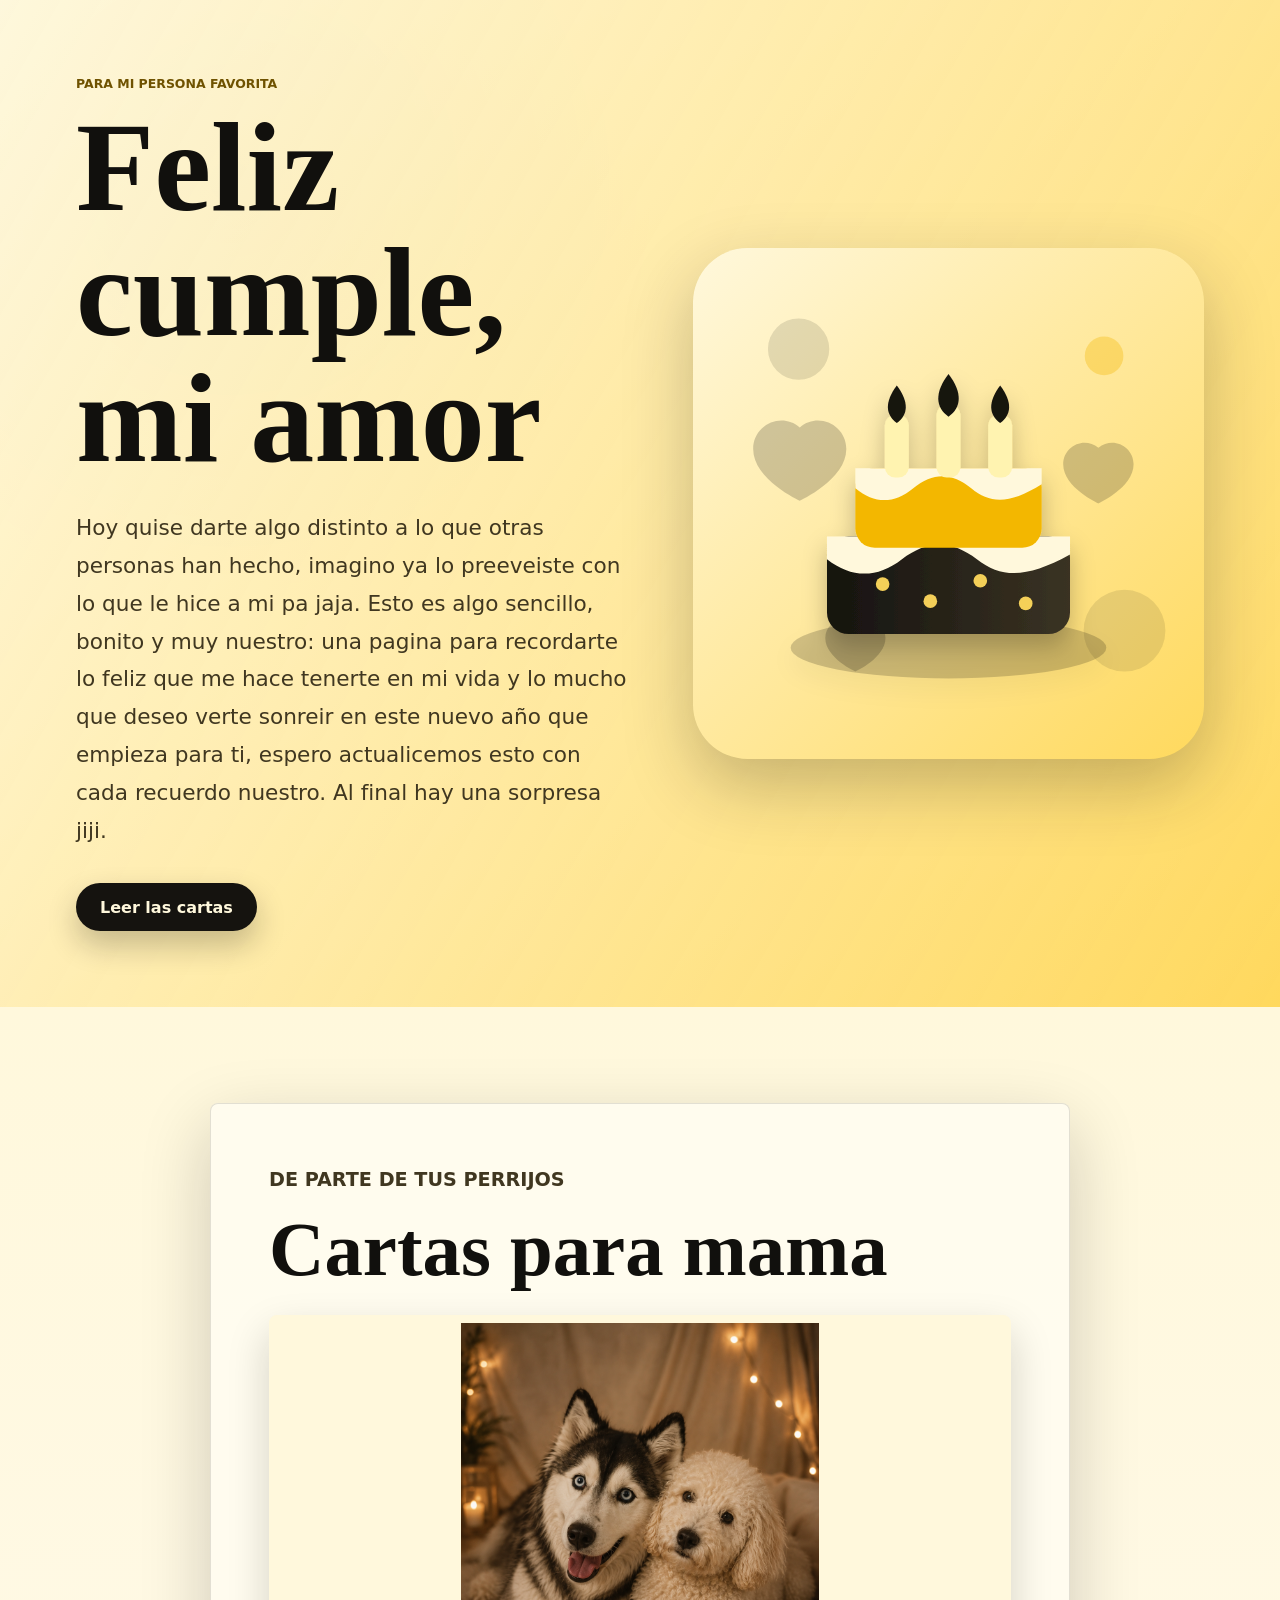
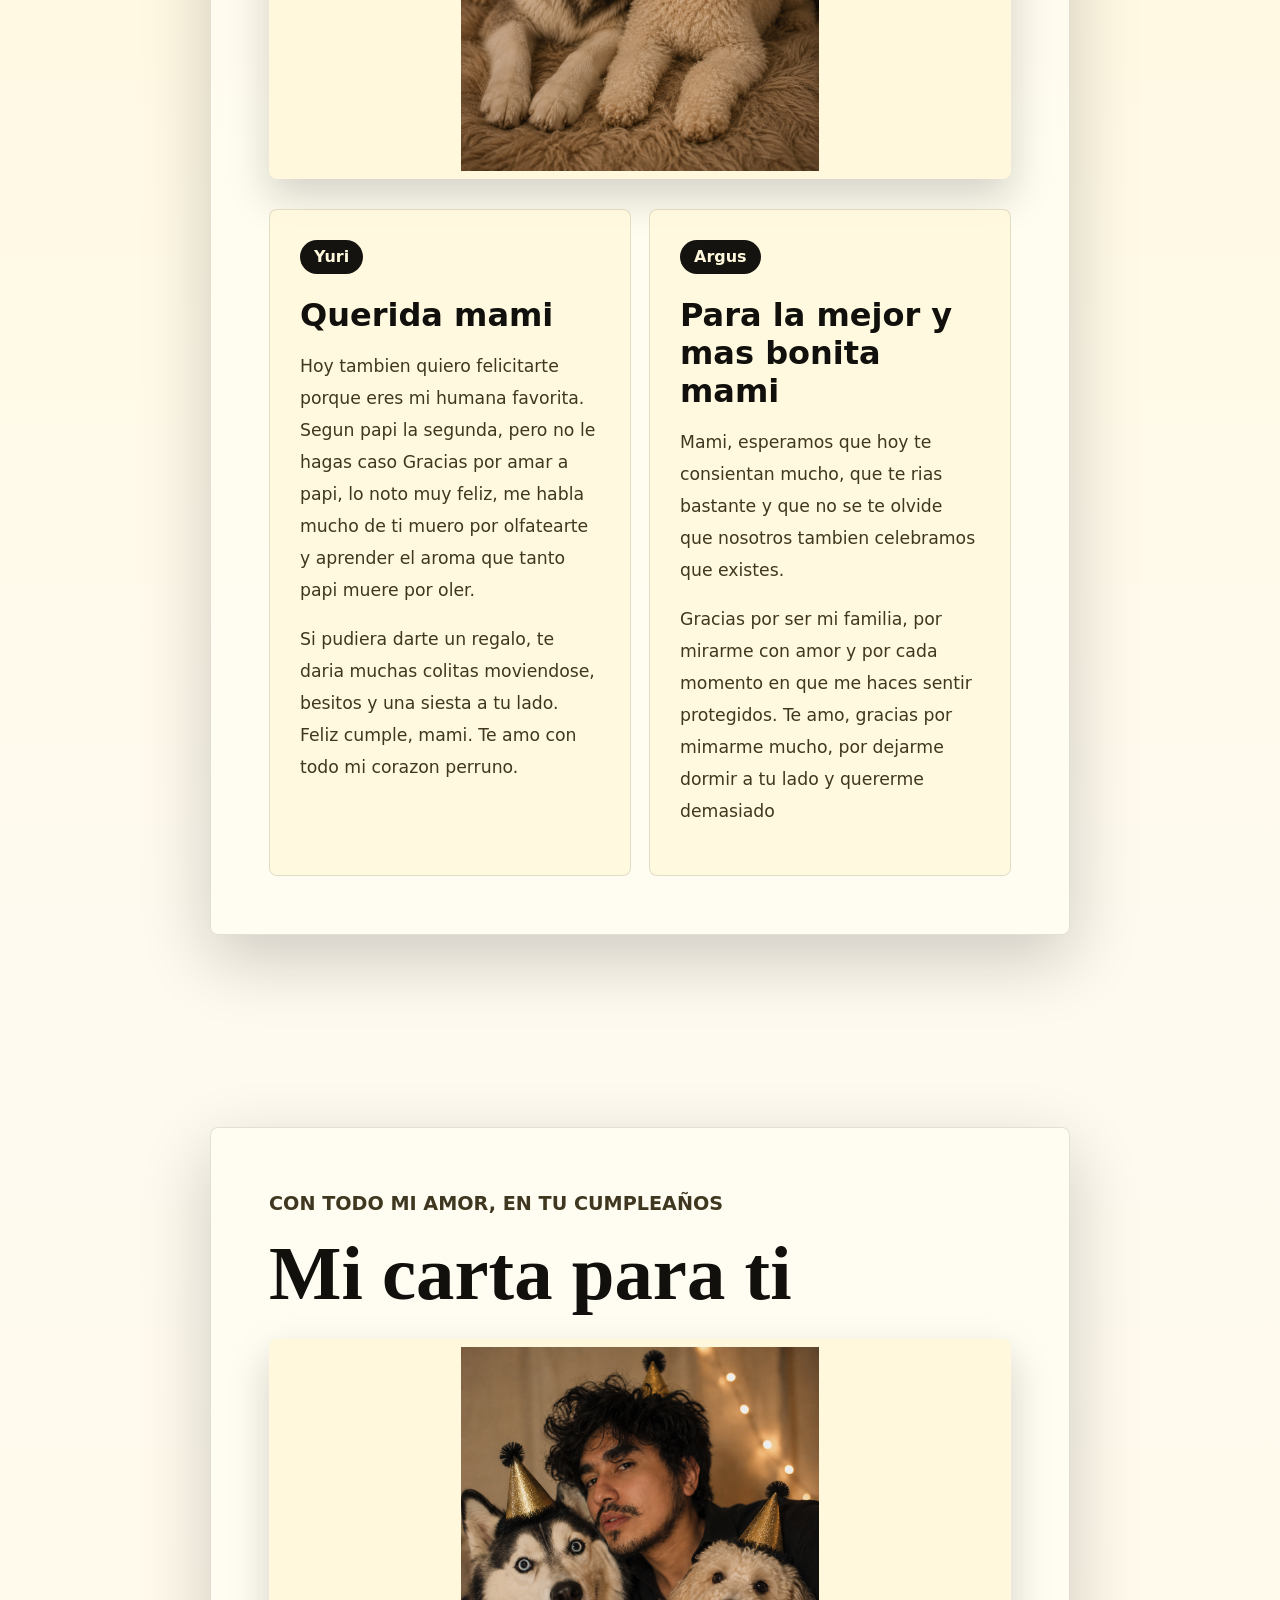
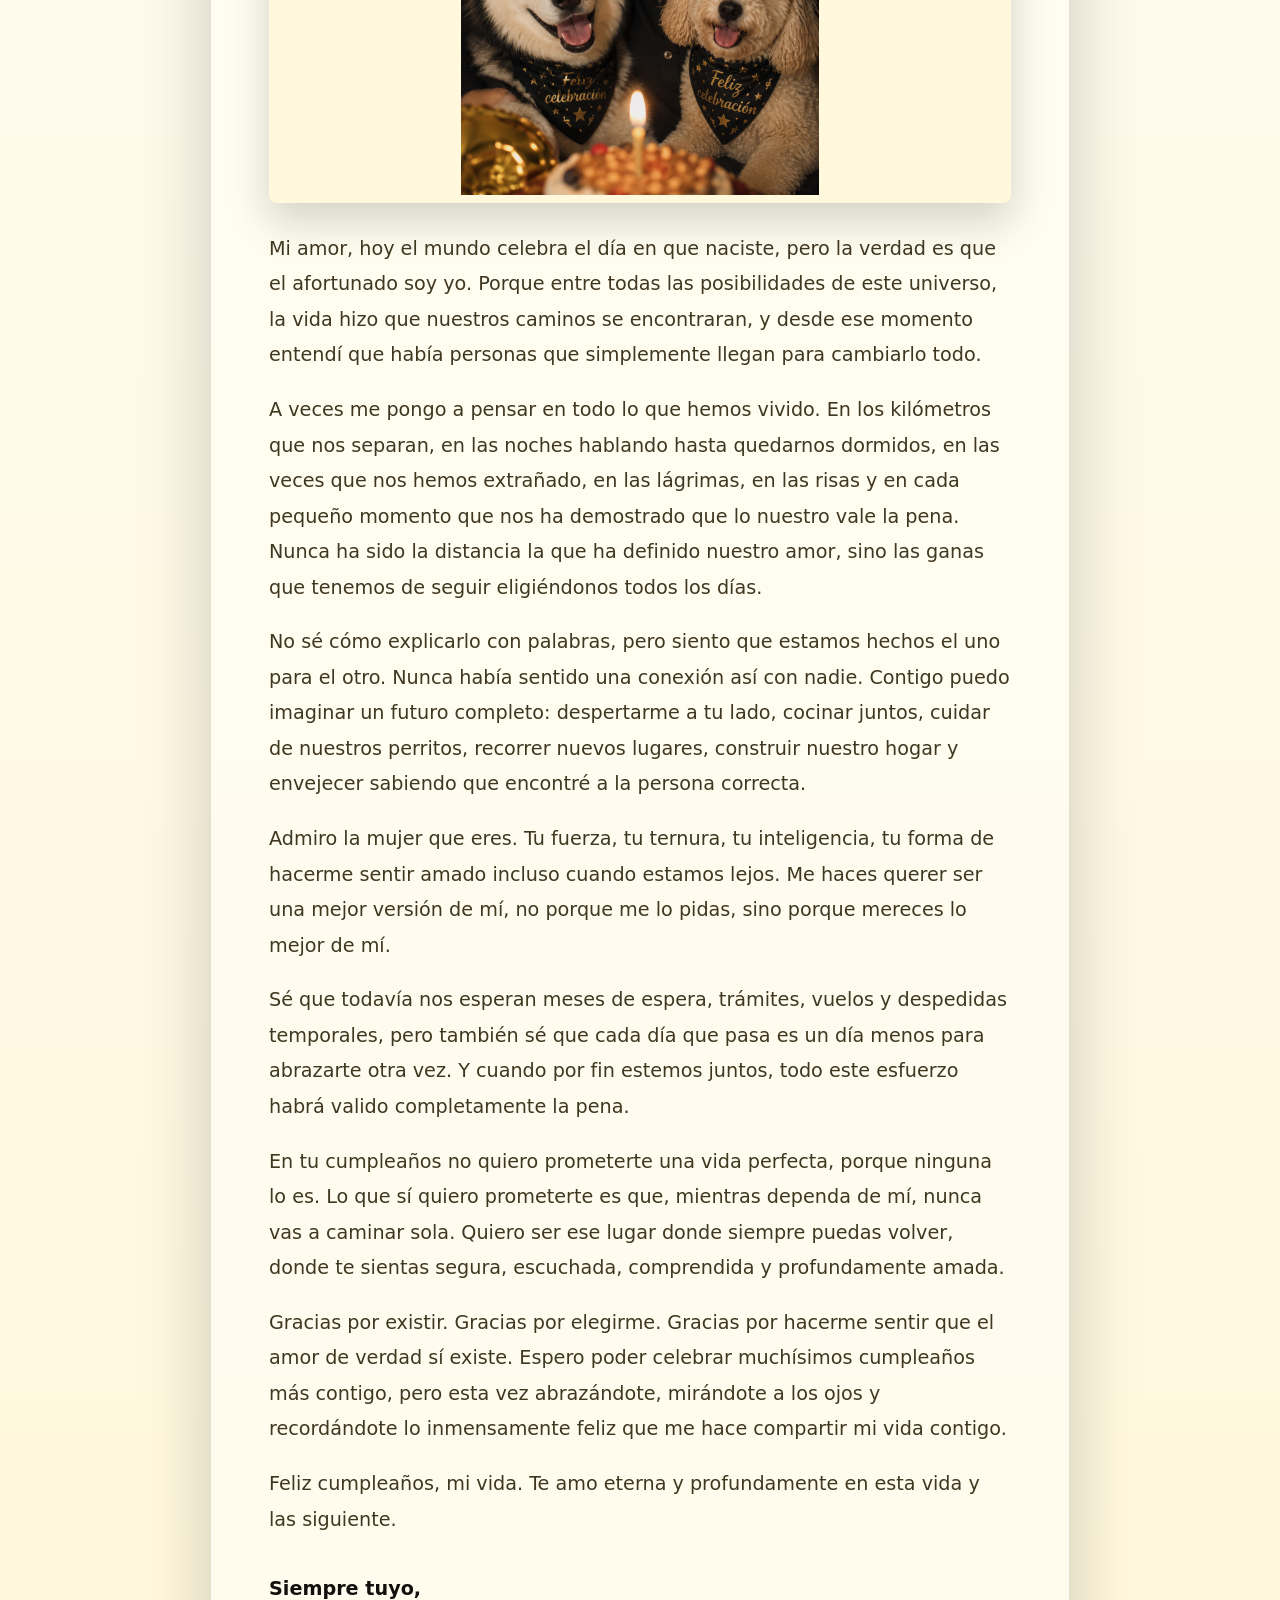
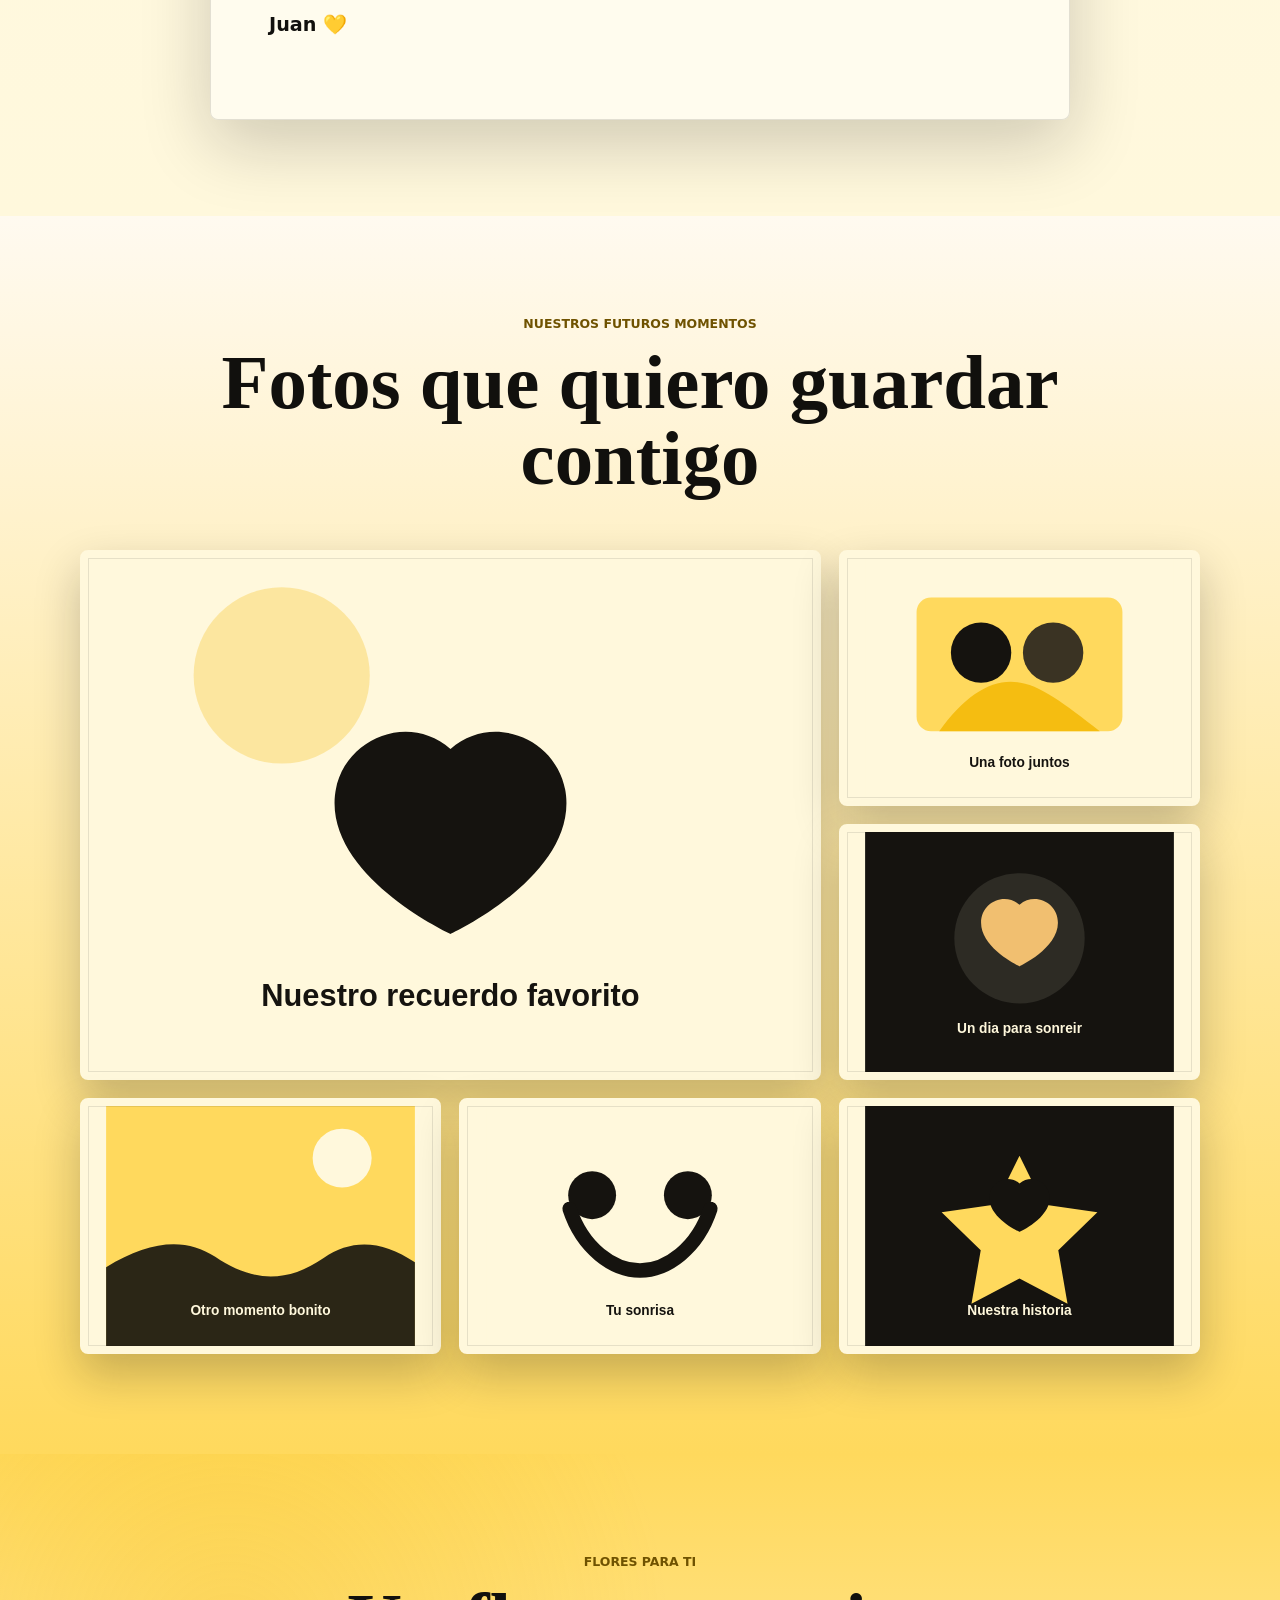
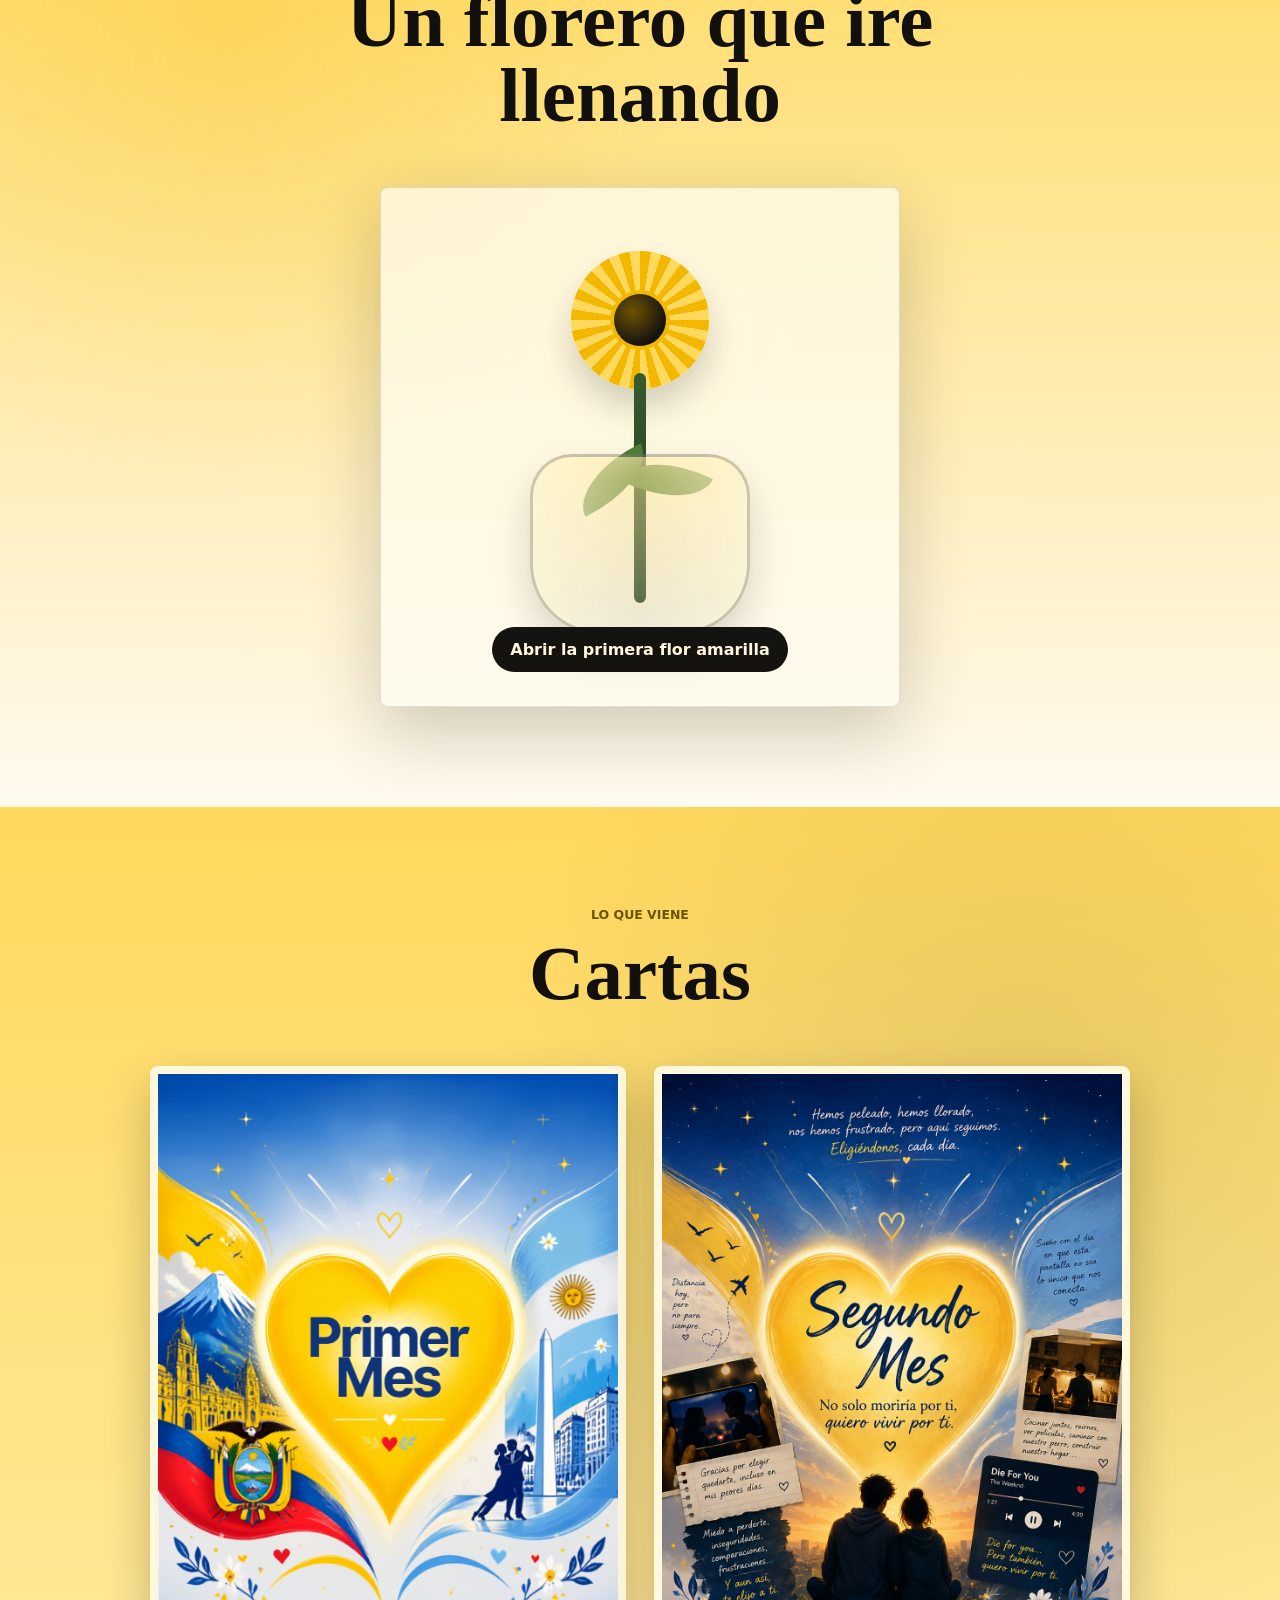
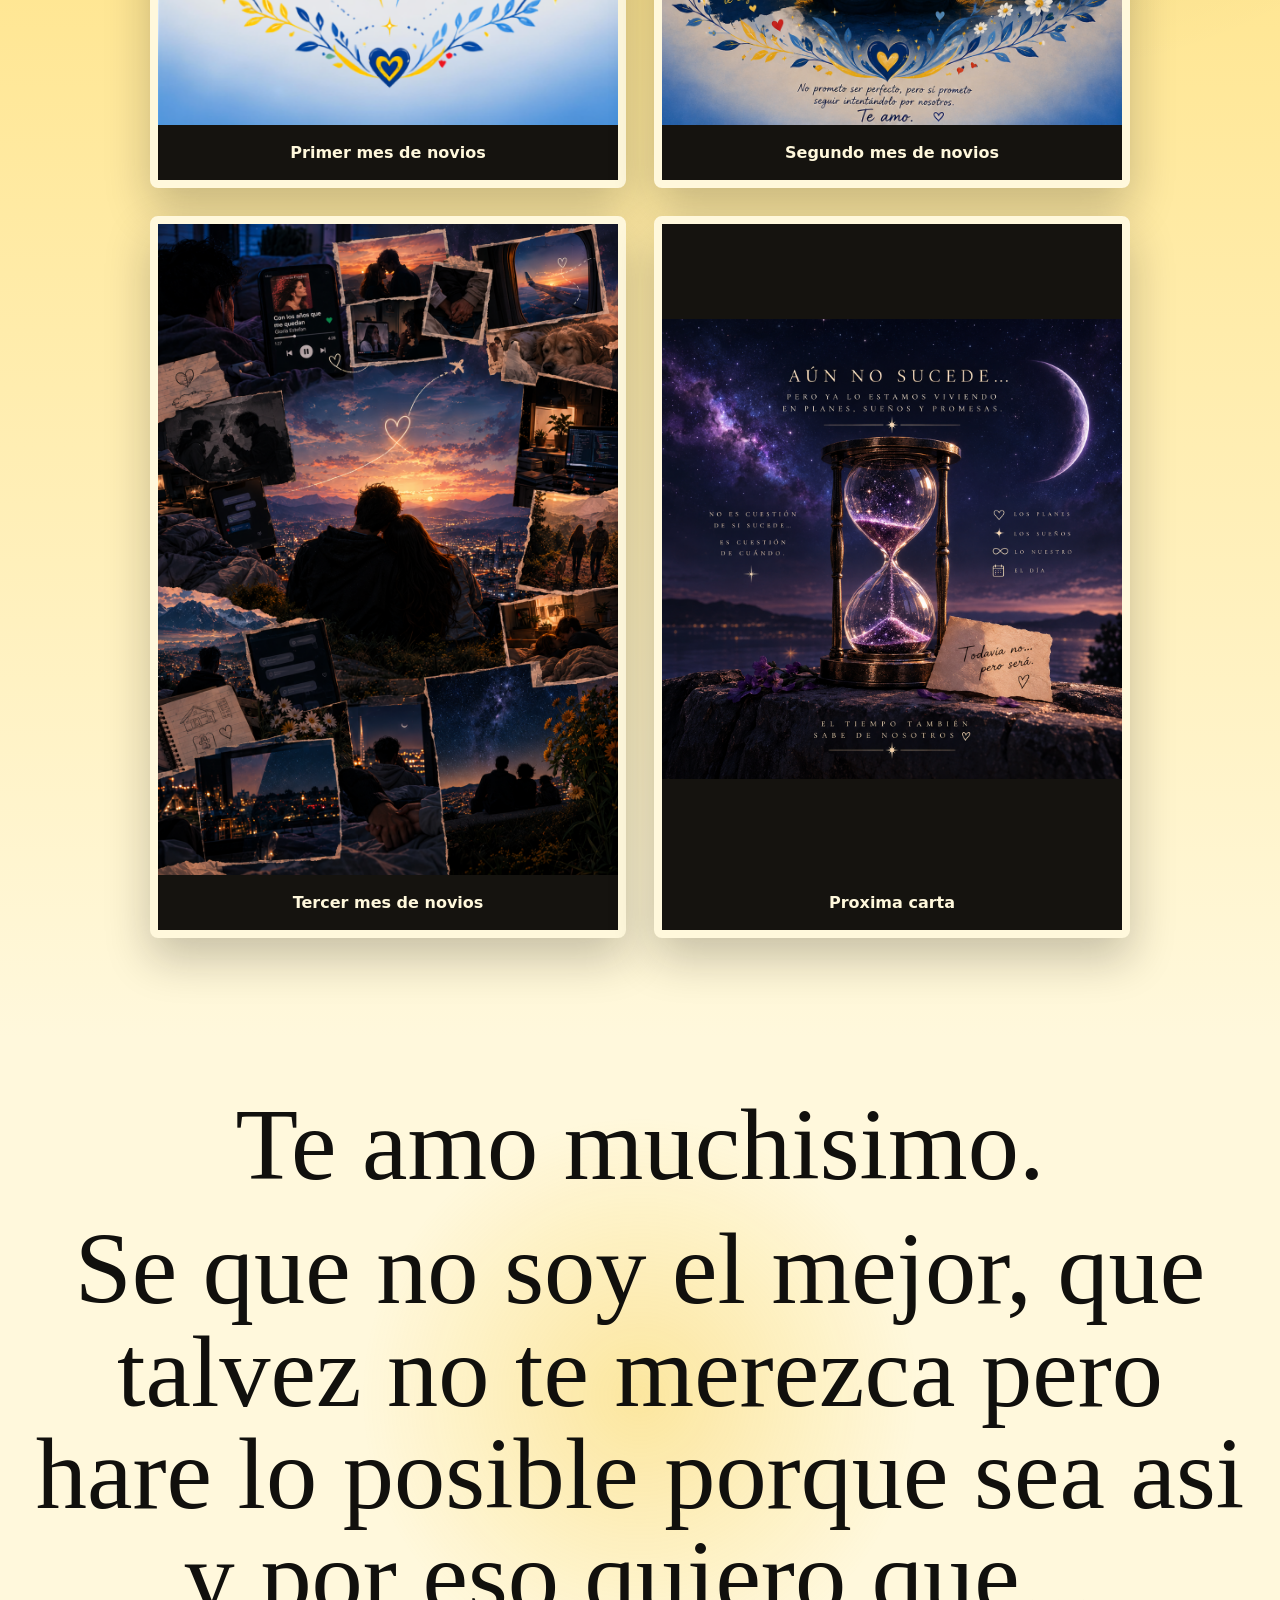
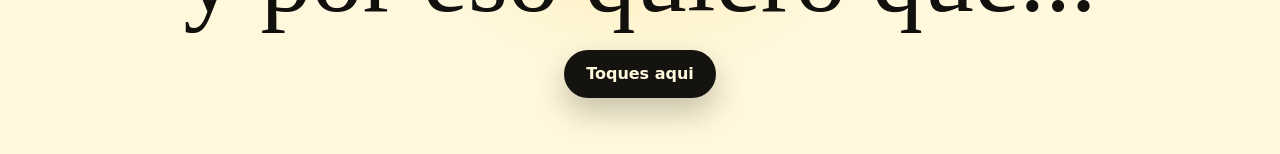
<file: index.html>
<!doctype html>
<html lang="es">
  <head>
    <meta charset="UTF-8" />
    <meta name="viewport" content="width=device-width, initial-scale=1.0" />
    <title>Tu pagina, mi amor</title>
    <link rel="stylesheet" href="styles.css" />
  </head>
  <body>
    <main>
      <section class="hero" aria-labelledby="titulo">
        <div class="hero__image" aria-hidden="true">
          <img src="assets/cumple-hero.svg" alt="" />
        </div>
        <div class="hero__content">
          <p class="eyebrow">Para mi persona favorita</p>

          <h1 id="titulo">Feliz cumple, mi amor</h1>

          <p class="lead">
            Hoy quise darte algo distinto a lo que otras personas han hecho, imagino ya lo preeveiste con lo que le hice a mi pa jaja. 
            Esto es algo sencillo, bonito y muy nuestro:
            una pagina para recordarte lo feliz que me hace tenerte en mi vida y lo
            mucho que deseo verte sonreir en este nuevo año que empieza para ti, espero actualicemos esto con cada recuerdo nuestro.
            Al final hay una sorpresa jiji.
          </p>

          <a class="hero__button" href="#perrijos">Leer las cartas</a>
        </div>
      </section>

      <section class="letter-section pet-letter-section" id="perrijos">
        <article class="letter">
          <p class="letter__date">De parte de tus perrijos</p>
          <h2>Cartas para mama</h2>

          <figure class="letter-photo">
            <img src="assets/fotos/perrijos-ay.png" alt="Yuri y Argus" />
          </figure>

          <div class="pet-letters">
            <section class="pet-letter" aria-labelledby="yuri">
              <span>Yuri</span>
              <h3 id="yuri">Querida mami</h3>
              <p>
                Hoy tambien quiero felicitarte porque eres mi humana favorita.
                Segun papi la segunda, pero no le hagas caso
                Gracias por amar a papi, lo noto muy feliz, me habla mucho de ti muero por olfatearte
                y aprender el aroma que tanto papi muere por oler.
              </p>
              <p>
                Si pudiera darte un regalo, te daria muchas colitas moviendose,
                besitos y una siesta a tu lado. Feliz cumple, mami. Te amo con
                todo mi corazon perruno.
              </p>
            </section>

            <section class="pet-letter" aria-labelledby="argus">
              <span>Argus</span>
              <h3 id="argus">Para la mejor y mas bonita mami</h3>
              <p>
                Mami, esperamos que hoy te consientan mucho, que te rias bastante y
                que no se te olvide que nosotros tambien celebramos que existes.
              </p>
              <p>
                Gracias por ser mi familia, por mirarme con amor y por cada
                momento en que me haces sentir protegidos. Te amo, gracias por mimarme mucho,
                por dejarme dormir a tu lado y quererme demasiado
              </p>
            </section>
          </div>
        </article>
      </section>

      <section class="letter-section letter-section--mine" id="carta">
        <article class="letter">
          <p class="letter__date">Con todo mi amor, en tu cumpleaños</p>
          <h2>Mi carta para ti</h2>

          <figure class="letter-photo">
            <img src="assets/fotos/feliz-cum.png" alt="Feliz cumpleaños mi amor" />
          </figure>

          <p>
            Mi amor, hoy el mundo celebra el día en que naciste, pero la verdad es que
            el afortunado soy yo. Porque entre todas las posibilidades de este universo,
            la vida hizo que nuestros caminos se encontraran, y desde ese momento
            entendí que había personas que simplemente llegan para cambiarlo todo.
          </p>

          <p>
            A veces me pongo a pensar en todo lo que hemos vivido. En los kilómetros
            que nos separan, en las noches hablando hasta quedarnos dormidos, en las
            veces que nos hemos extrañado, en las lágrimas, en las risas y en cada
            pequeño momento que nos ha demostrado que lo nuestro vale la pena.
            Nunca ha sido la distancia la que ha definido nuestro amor, sino las ganas
            que tenemos de seguir eligiéndonos todos los días.
          </p>

          <p>
            No sé cómo explicarlo con palabras, pero siento que estamos hechos el uno
            para el otro. Nunca había sentido una conexión así con nadie. Contigo puedo
            imaginar un futuro completo: despertarme a tu lado, cocinar juntos, cuidar
            de nuestros perritos, recorrer nuevos lugares, construir nuestro hogar y
            envejecer sabiendo que encontré a la persona correcta.
          </p>

          <p>
            Admiro la mujer que eres. Tu fuerza, tu ternura, tu inteligencia, tu forma
            de hacerme sentir amado incluso cuando estamos lejos. Me haces querer ser
            una mejor versión de mí, no porque me lo pidas, sino porque mereces lo
            mejor de mí.
          </p>

          <p>
            Sé que todavía nos esperan meses de espera, trámites, vuelos y despedidas
            temporales, pero también sé que cada día que pasa es un día menos para
            abrazarte otra vez. Y cuando por fin estemos juntos, todo este esfuerzo
            habrá valido completamente la pena.
          </p>

          <p>
            En tu cumpleaños no quiero prometerte una vida perfecta, porque ninguna lo
            es. Lo que sí quiero prometerte es que, mientras dependa de mí, nunca vas a
            caminar sola. Quiero ser ese lugar donde siempre puedas volver, donde te
            sientas segura, escuchada, comprendida y profundamente amada.
          </p>

          <p>
            Gracias por existir. Gracias por elegirme. Gracias por hacerme sentir que el
            amor de verdad sí existe. Espero poder celebrar muchísimos cumpleaños más
            contigo, pero esta vez abrazándote, mirándote a los ojos y recordándote lo
            inmensamente feliz que me hace compartir mi vida contigo.
          </p>

          <p>
            Feliz cumpleaños, mi vida. Te amo eterna y profundamente en esta vida y las siguiente.
          </p>

          <p class="signature">
            Siempre tuyo,<br />
            Juan 💛
          </p>
        </article>
      </section>

      <section class="gallery-section" aria-labelledby="fotos">
        <div class="section-heading">
          <p class="eyebrow">Nuestros futuros momentos</p>
          <h2 id="fotos">Fotos que quiero guardar contigo</h2>
        </div>
        <div class="photo-gallery">
          <figure class="photo-card photo-card--featured">
            <img src="assets/fotos/foto-1.svg" alt="Recuerdo especial" />
          </figure>
          <figure class="photo-card">
            <img src="assets/fotos/foto-2.svg" alt="Recuerdo juntos" />
          </figure>
          <figure class="photo-card">
            <img src="assets/fotos/foto-3.svg" alt="Momento bonito" />
          </figure>
          <figure class="photo-card">
            <img src="assets/fotos/foto-4.svg" alt="Dia para recordar" />
          </figure>
          <figure class="photo-card">
            <img src="assets/fotos/foto-5.svg" alt="Sonrisa compartida" />
          </figure>
          <figure class="photo-card">
            <img src="assets/fotos/foto-6.svg" alt="Recuerdo favorito" />
          </figure>
        </div>
      </section>

      <section class="flower-vase-section" aria-labelledby="flores-titulo">
        <div class="section-heading">
          <p class="eyebrow">Flores para ti</p>
          <h2 id="flores-titulo">Un florero que ire llenando</h2>
        </div>

        <a class="vase-gift" href="Flores/flor_amarilla_0926.html" aria-label="Abrir flores amarillas">
          <div class="vase-gift__flower" aria-hidden="true">
            <span class="sunflower-head">
              <span class="sunflower-center"></span>
            </span>
            <span class="sunflower-stem"></span>
            <span class="sunflower-leaf sunflower-leaf--left"></span>
            <span class="sunflower-leaf sunflower-leaf--right"></span>
          </div>
          <div class="vase-gift__vase" aria-hidden="true"></div>
          <span class="vase-gift__label">Abrir la primera flor amarilla</span>
        </a>
      </section>

      <section class="cards-section" id="cartas" aria-labelledby="cartas-titulo">
        <div class="section-heading">
          <p class="eyebrow">Lo que viene</p>
          <h2 id="cartas-titulo">Cartas</h2>
        </div>

        <div class="cards-grid">
          <a class="letter-card" href="Cartas/primer-mes.html">
            <img src="assets/fotos/primer-mes.png" alt="Primer mes de novios" />
            <span>Primer mes de novios</span>
          </a>

          <a class="letter-card" href="Cartas/segundo-mes.html">
            <img src="assets/fotos/segundo-mes.png" alt="Segundo mes de novios" />
            <span>Segundo mes de novios</span>
          </a>

          <a class="letter-card" href="Cartas/tercer-mes.html">
            <img src="assets/fotos/tercer-mes.png" alt="Tercer mes de novios" />
            <span>Tercer mes de novios</span>
          </a>
          <a class="letter-card" href="Cartas/error-042517.html">
            <img src="assets/fotos/carta-default.png" alt="Futura carta" />
            <span>Proxima carta</span>
          </a>
        </div>
      </section>

      <section class="closing" aria-label="Mensaje final">
        <p>Te amo muchisimo.</p>
        <p>Se que no soy el mejor, que talvez no te merezca pero hare lo posible porque sea asi y por eso quiero que...</p>
        <button type="button" id="surpriseButton">Toques aqui</button>
        <div class="proposal" id="proposal" hidden aria-live="polite"></div>
      </section>
    </main>

    <script src="script.js"></script>
  </body>
</html>
</file>
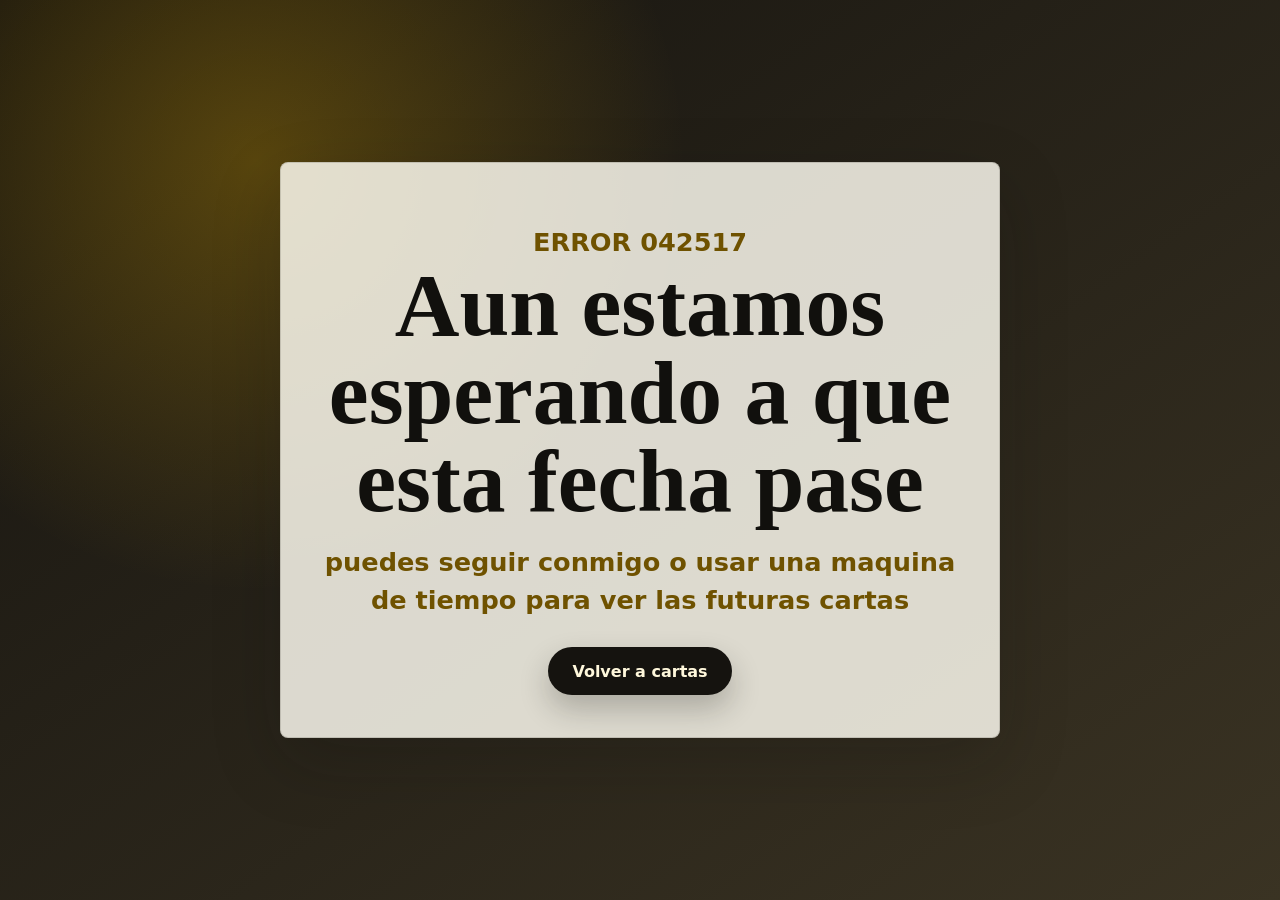
<file: error-042517.html>
<!doctype html>
<html lang="es">
  <head>
    <meta charset="UTF-8" />
    <meta name="viewport" content="width=device-width, initial-scale=1.0" />
    <title>Error 042517</title>
    <link rel="stylesheet" href="styles.css" />
  </head>
  <body>
    <main>
      <section class="error-page" aria-labelledby="error-title">
        <article class="proposal error-card">
          <p class="eyebrow">Error 042517</p>
          <h1 id="error-title">Aun estamos esperando a que esta fecha pase</h1>
          <p>
            puedes seguir conmigo o usar una maquina de tiempo para ver las futuras cartas
          </p>
          <a class="hero__button" href="index.html#cartas">Volver a cartas</a>
        </article>
      </section>
    </main>
  </body>
</html>
</file>
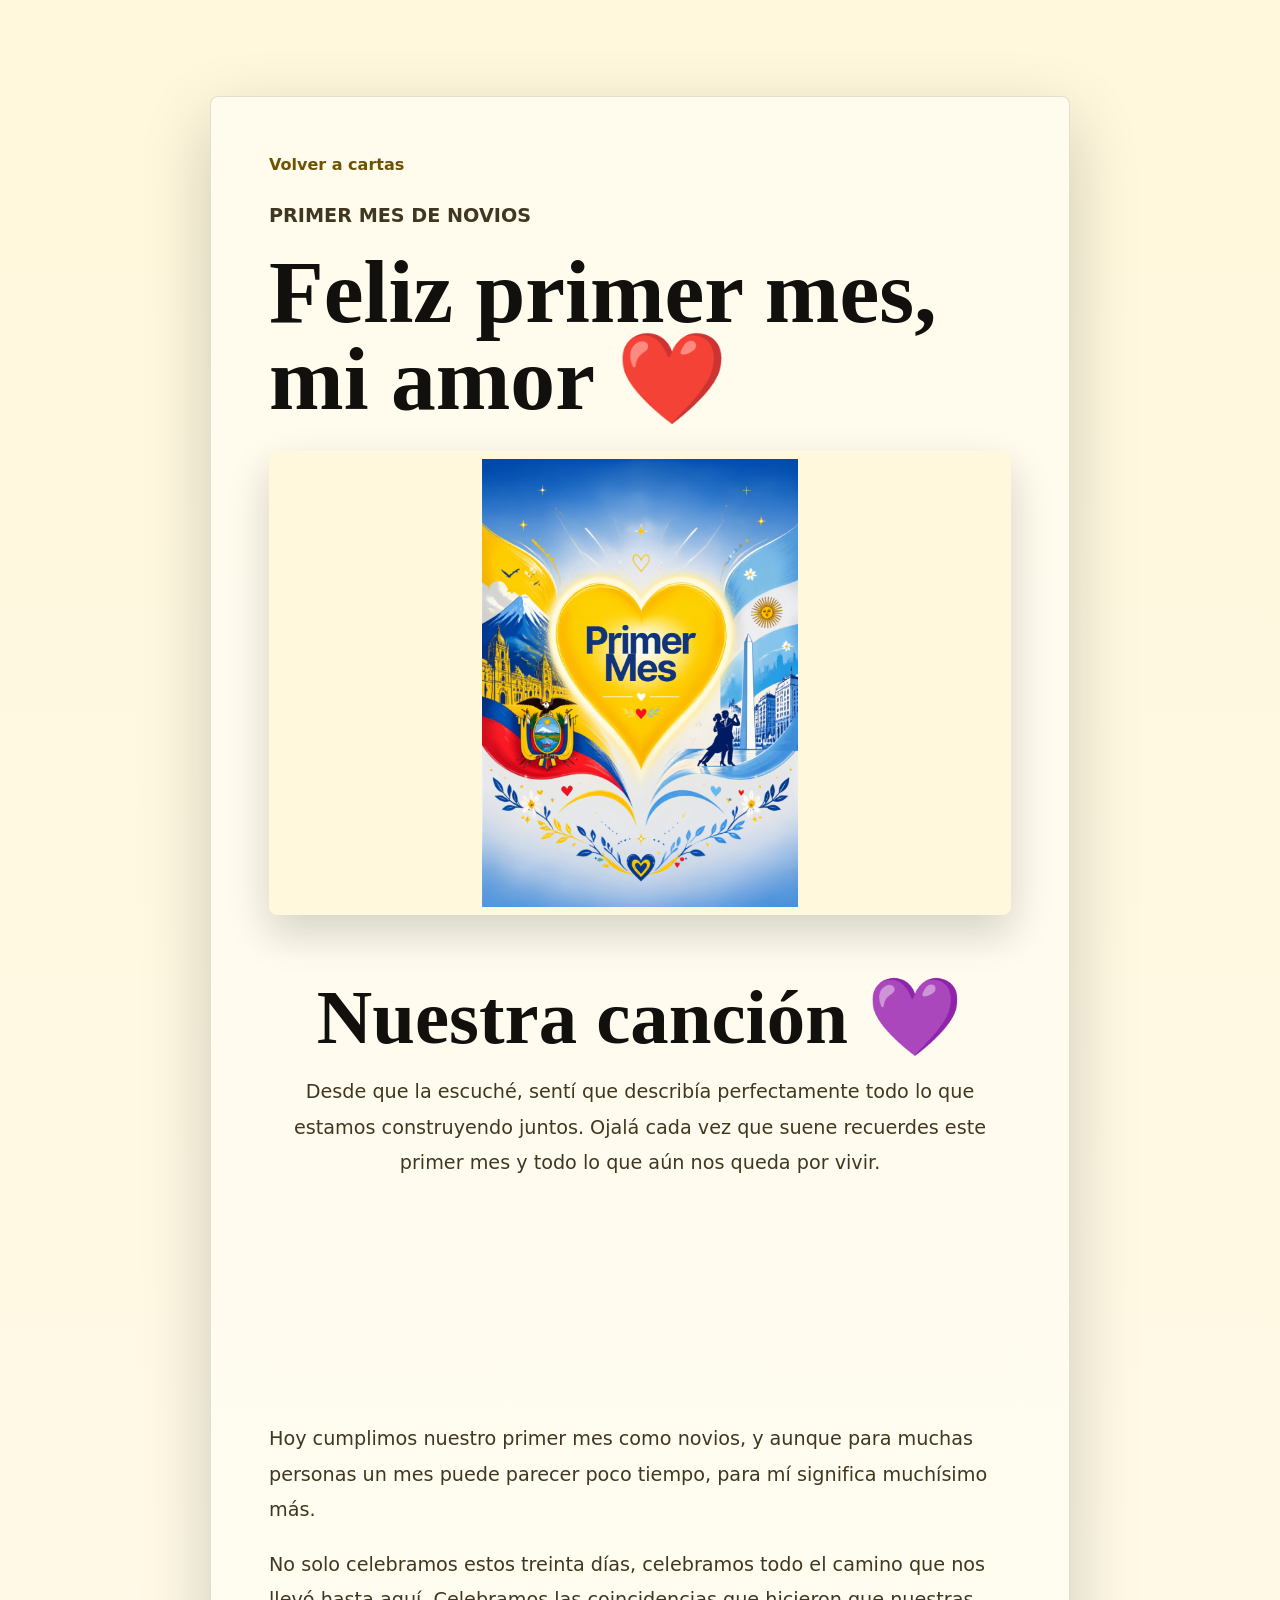
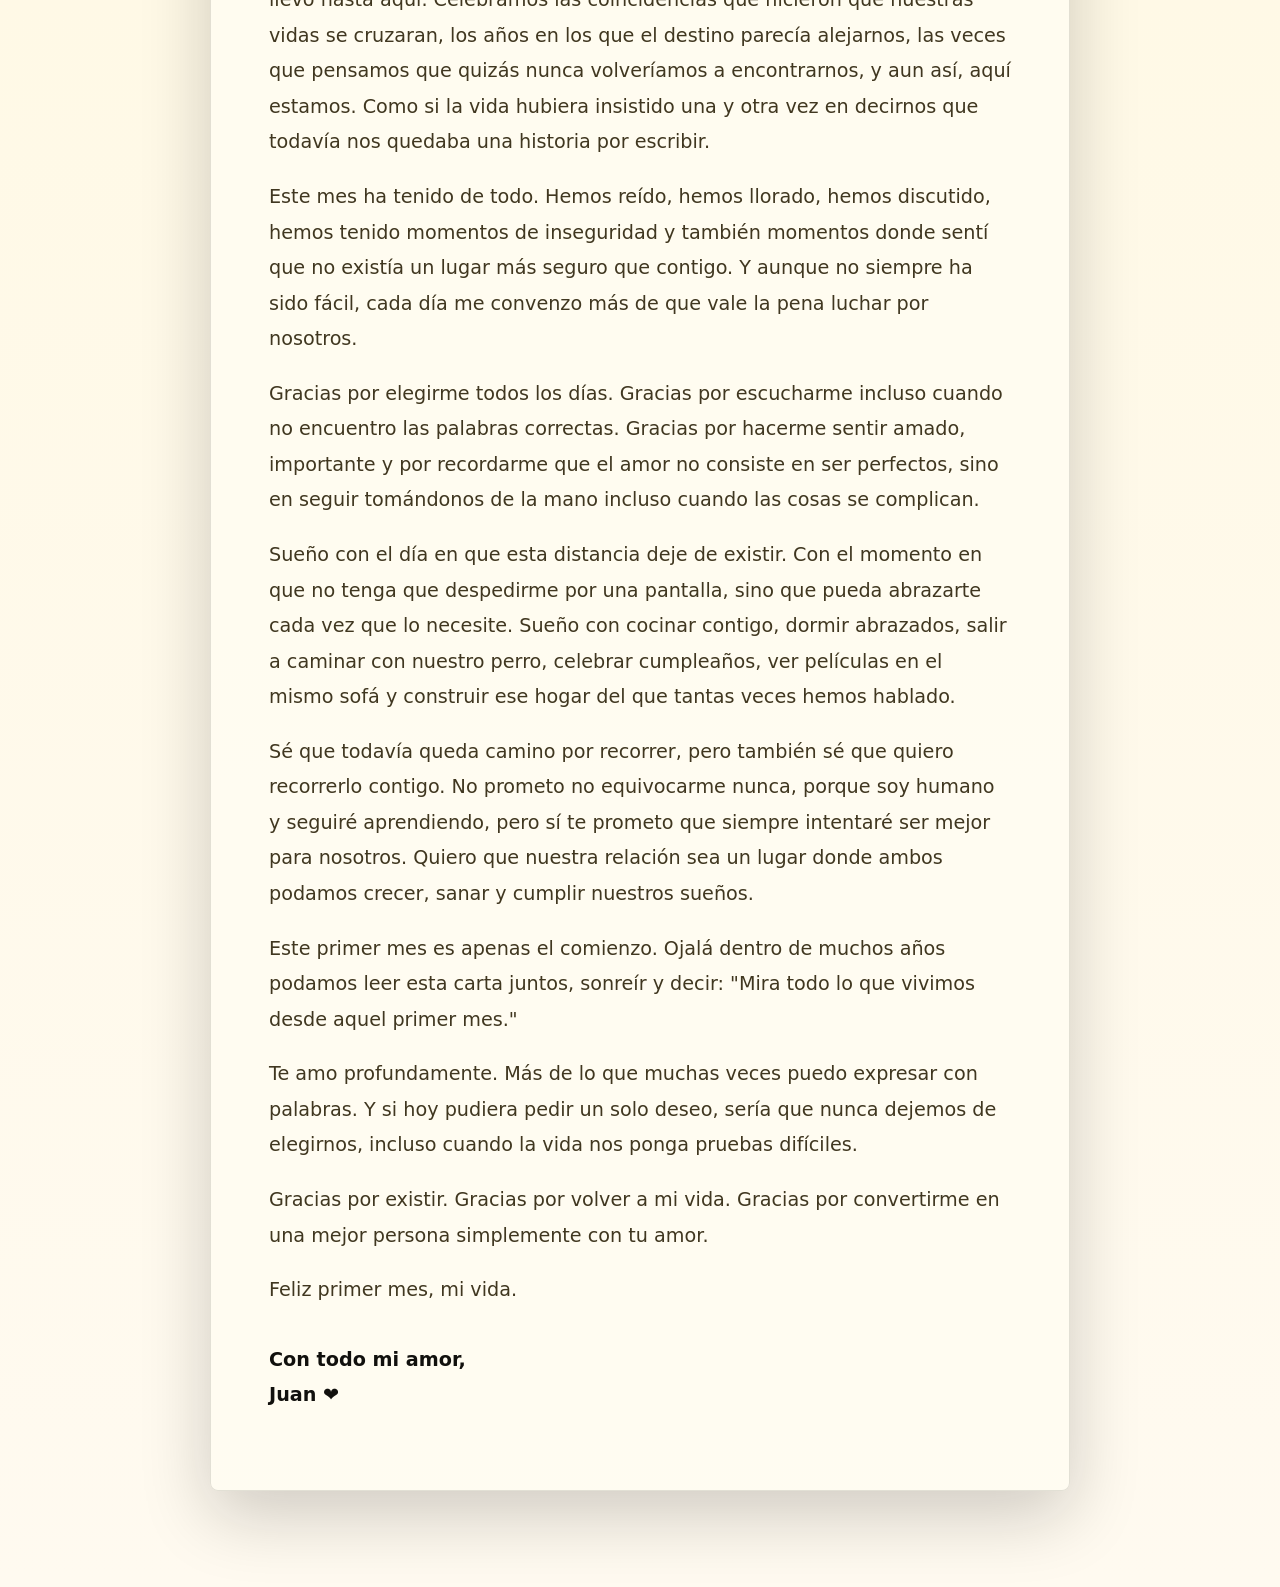
<file: primer-mes.html>
<!doctype html>
<html lang="es">
  <head>
    <meta charset="UTF-8" />
    <meta name="viewport" content="width=device-width, initial-scale=1.0" />
    <title>Primer mes de novios</title>
    <link rel="stylesheet" href="styles.css" />
  </head>
  <body>
    <main>
      <section class="letter-section letter-page">
        <article class="letter">
          <a class="back-link" href="index.html#cartas">Volver a cartas</a>
          <p class="letter__date">Primer mes de novios</p>
          <h1>Feliz primer mes, mi amor ❤️</h1>

          <figure class="letter-photo">
            <img src="assets/fotos/primer-mes.png" alt="Primer mes de novios" />
          </figure>
          <div class="spotify-card">
            <h2>Nuestra canción 💜</h2>
            <p class="spotify-text">
              Desde que la escuché, sentí que describía perfectamente todo lo que estamos
              construyendo juntos. Ojalá cada vez que suene recuerdes este primer mes y
              todo lo que aún nos queda por vivir.
            </p>
          
            <iframe
              style="border-radius:12px"
              src="https://open.spotify.com/intl-es/track/4knc1Fp3kbuq8bH2byOvLu?si=fdfb2f94feb84dd6"
              width="100%"
              height="152"
              frameborder="0"
              allowfullscreen=""
              allow="autoplay; clipboard-write; encrypted-media; fullscreen; picture-in-picture"
              loading="lazy">
            </iframe>
          </div>
          <p>
            Hoy cumplimos nuestro primer mes como novios, y aunque para muchas personas un mes puede parecer poco tiempo, para mí significa muchísimo más.
          </p>

          <p>
            No solo celebramos estos treinta días, celebramos todo el camino que nos llevó hasta aquí. Celebramos las coincidencias que hicieron que nuestras vidas se cruzaran, los años en los que el destino parecía alejarnos, las veces que pensamos que quizás nunca volveríamos a encontrarnos, y aun así, aquí estamos. Como si la vida hubiera insistido una y otra vez en decirnos que todavía nos quedaba una historia por escribir.
          </p>

          <p>
            Este mes ha tenido de todo. Hemos reído, hemos llorado, hemos discutido, hemos tenido momentos de inseguridad y también momentos donde sentí que no existía un lugar más seguro que contigo. Y aunque no siempre ha sido fácil, cada día me convenzo más de que vale la pena luchar por nosotros.
          </p>

          <p>
            Gracias por elegirme todos los días. Gracias por escucharme incluso cuando no encuentro las palabras correctas. Gracias por hacerme sentir amado, importante y por recordarme que el amor no consiste en ser perfectos, sino en seguir tomándonos de la mano incluso cuando las cosas se complican.
          </p>

          <p>
            Sueño con el día en que esta distancia deje de existir. Con el momento en que no tenga que despedirme por una pantalla, sino que pueda abrazarte cada vez que lo necesite. Sueño con cocinar contigo, dormir abrazados, salir a caminar con nuestro perro, celebrar cumpleaños, ver películas en el mismo sofá y construir ese hogar del que tantas veces hemos hablado.
          </p>

          <p>
            Sé que todavía queda camino por recorrer, pero también sé que quiero recorrerlo contigo. No prometo no equivocarme nunca, porque soy humano y seguiré aprendiendo, pero sí te prometo que siempre intentaré ser mejor para nosotros. Quiero que nuestra relación sea un lugar donde ambos podamos crecer, sanar y cumplir nuestros sueños.
          </p>

          <p>
            Este primer mes es apenas el comienzo. Ojalá dentro de muchos años podamos leer esta carta juntos, sonreír y decir: "Mira todo lo que vivimos desde aquel primer mes."
          </p>

          <p>
            Te amo profundamente. Más de lo que muchas veces puedo expresar con palabras. Y si hoy pudiera pedir un solo deseo, sería que nunca dejemos de elegirnos, incluso cuando la vida nos ponga pruebas difíciles.
          </p>

          <p>
            Gracias por existir. Gracias por volver a mi vida. Gracias por convertirme en una mejor persona simplemente con tu amor.
          </p>

          <p>
            Feliz primer mes, mi vida.
          </p>

          <p class="signature">
            Con todo mi amor,<br />
            <strong>Juan</strong> ❤️
          </p>
        </article>
      </section>
    </main>
  </body>
</html>
</file>
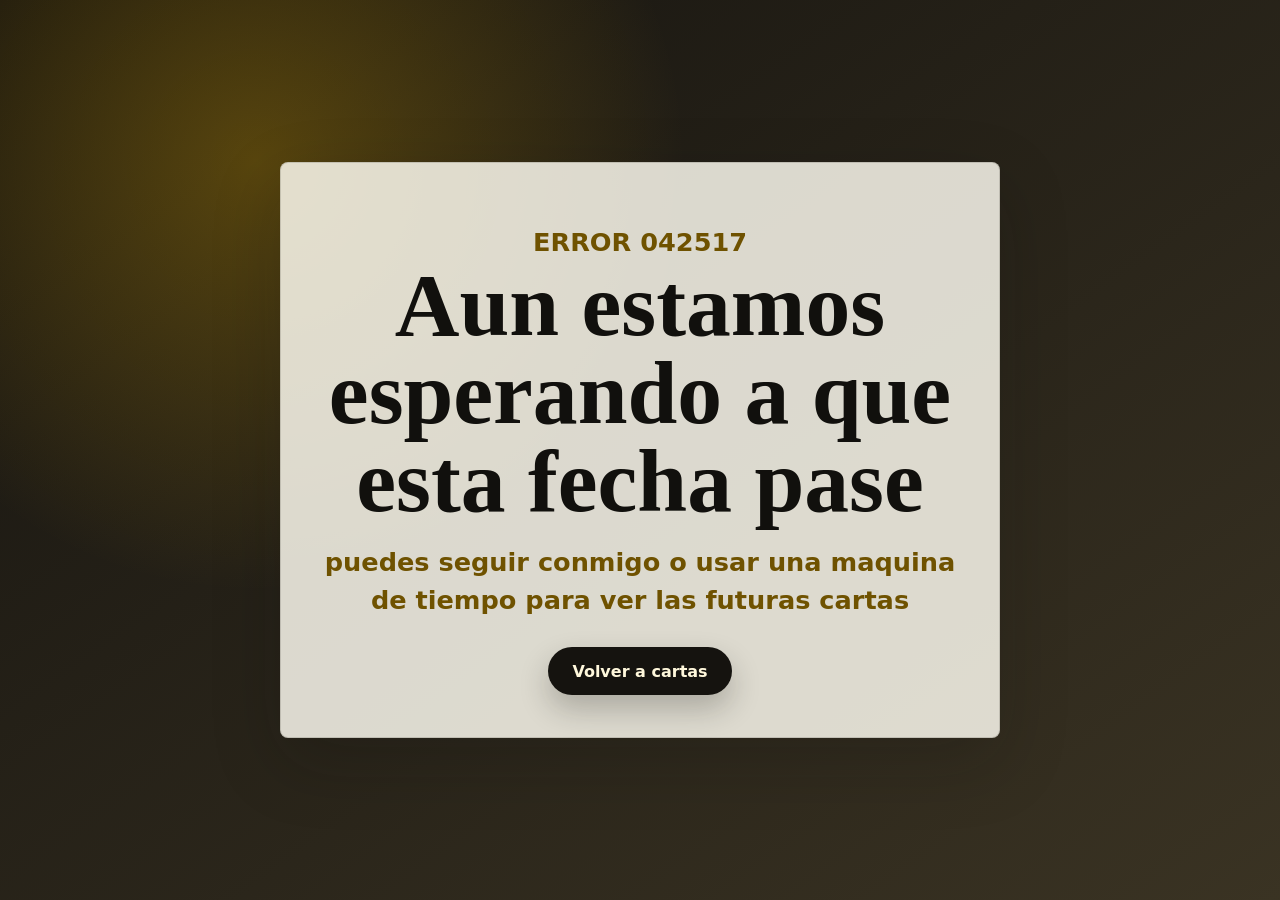
<file: Cartas/error-042517.html>
<!doctype html>
<html lang="es">
  <head>
    <meta charset="UTF-8" />
    <meta name="viewport" content="width=device-width, initial-scale=1.0" />
    <title>Error 042517</title>
    <link rel="stylesheet" href="../styles.css" />
  </head>
  <body>
    <main>
      <section class="error-page" aria-labelledby="error-title">
        <article class="proposal error-card">
          <p class="eyebrow">Error 042517</p>
          <h1 id="error-title">Aun estamos esperando a que esta fecha pase</h1>
          <p>
            puedes seguir conmigo o usar una maquina de tiempo para ver las futuras cartas
          </p>
          <a class="hero__button" href="../index.html#cartas">Volver a cartas</a>
        </article>
      </section>
    </main>
  </body>
</html>
</file>
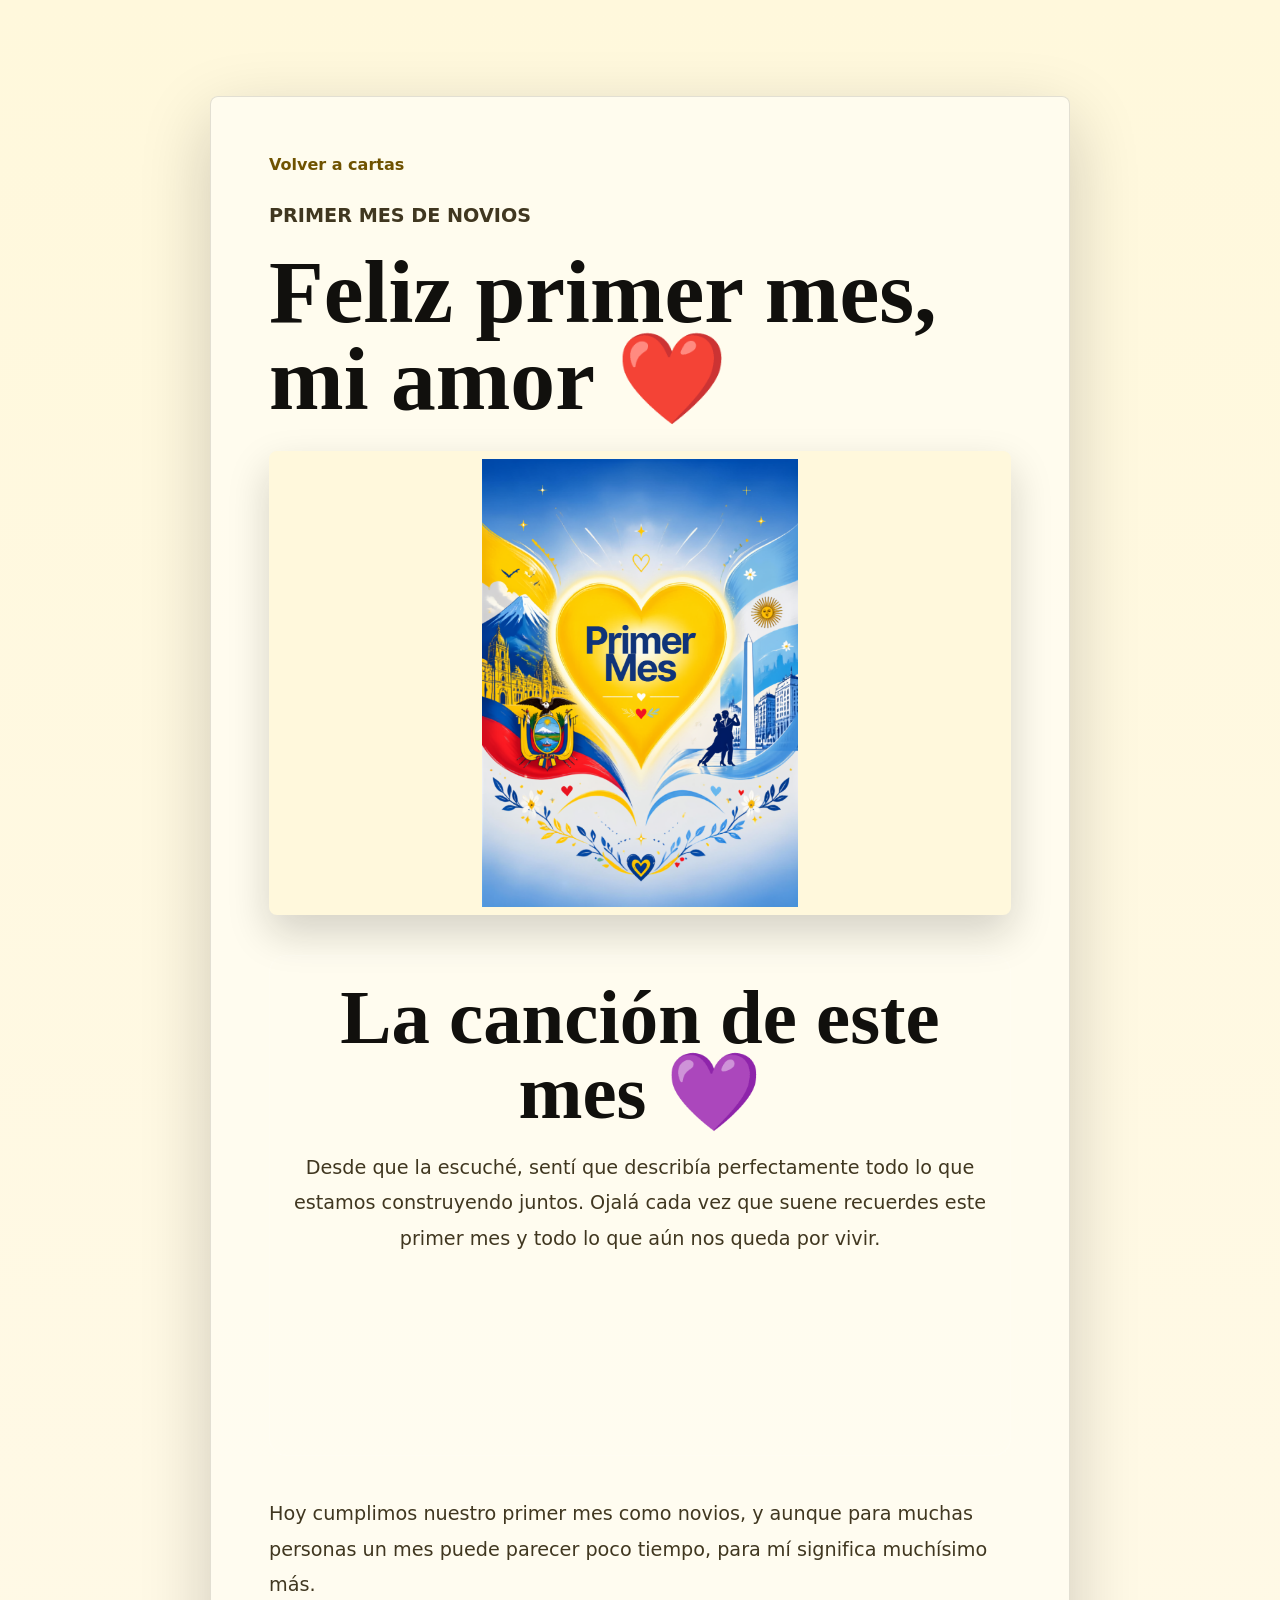
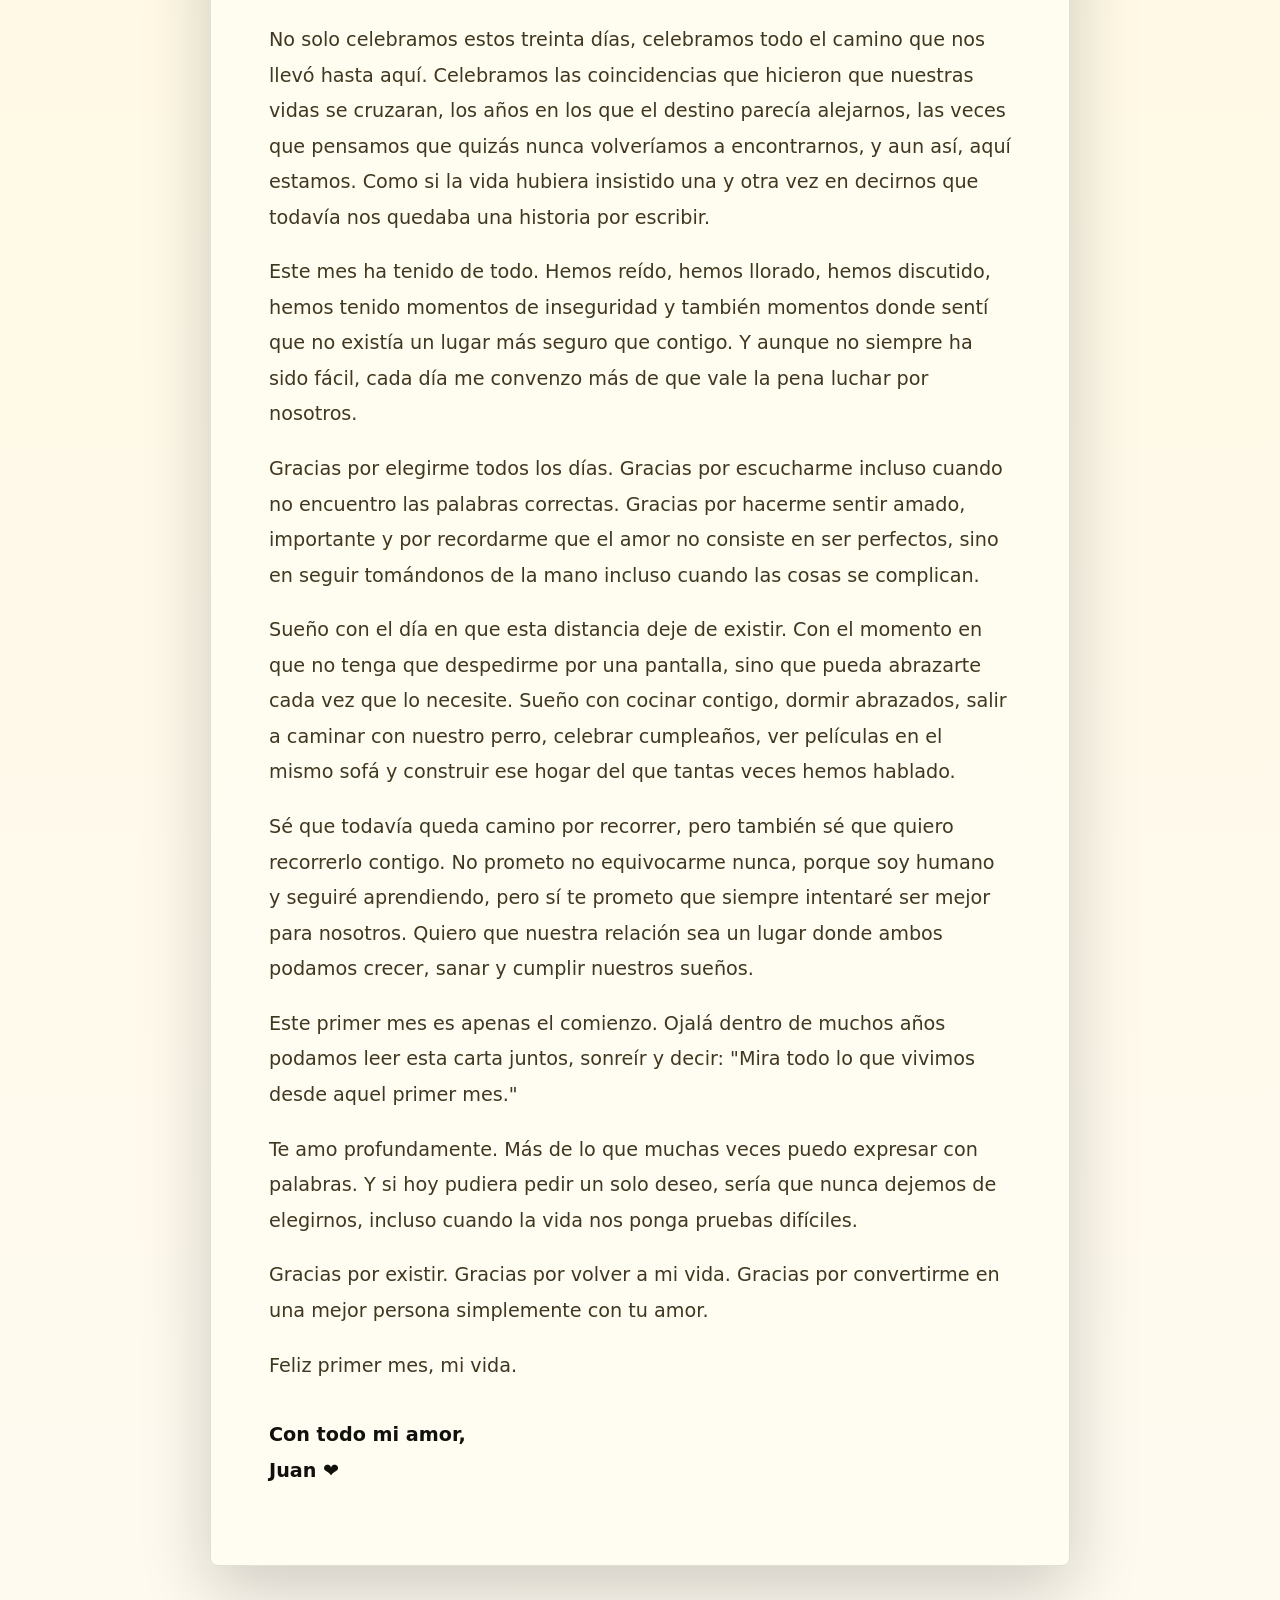
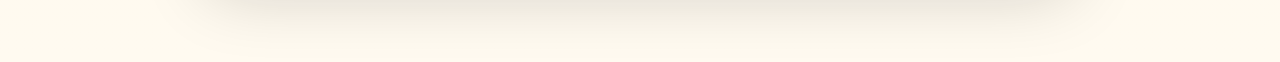
<file: Cartas/primer-mes.html>
<!doctype html>
<html lang="es">
  <head>
    <meta charset="UTF-8" />
    <meta name="viewport" content="width=device-width, initial-scale=1.0" />
    <title>Primer mes de novios</title>
    <link rel="stylesheet" href="../styles.css" />
  </head>
  <body>
    <main>
      <section class="letter-section letter-page">
        <article class="letter">
          <a class="back-link" href="../index.html#cartas">Volver a cartas</a>
          <p class="letter__date">Primer mes de novios</p>
          <h1>Feliz primer mes, mi amor ❤️</h1>

          <figure class="letter-photo">
            <img src="../assets/fotos/primer-mes.png" alt="Primer mes de novios" />
          </figure>
          <div class="spotify-card">
            <h2>La canción de este mes 💜</h2>
            <p class="spotify-text">
              Desde que la escuché, sentí que describía perfectamente todo lo que estamos
              construyendo juntos. Ojalá cada vez que suene recuerdes este primer mes y
              todo lo que aún nos queda por vivir.
            </p>
          
            <iframe
              style="border-radius:12px"
              src="https://open.spotify.com/embed/track/4knc1Fp3kbuq8bH2byOvLu?si=fdfb2f94feb84dd6"
              width="100%"
              height="152"
              frameborder="0"
              allowfullscreen=""
              allow="autoplay; clipboard-write; encrypted-media; fullscreen; picture-in-picture"
              loading="lazy">
            </iframe>
          </div>
          <p>
            Hoy cumplimos nuestro primer mes como novios, y aunque para muchas personas un mes puede parecer poco tiempo, para mí significa muchísimo más.
          </p>

          <p>
            No solo celebramos estos treinta días, celebramos todo el camino que nos llevó hasta aquí. Celebramos las coincidencias que hicieron que nuestras vidas se cruzaran, los años en los que el destino parecía alejarnos, las veces que pensamos que quizás nunca volveríamos a encontrarnos, y aun así, aquí estamos. Como si la vida hubiera insistido una y otra vez en decirnos que todavía nos quedaba una historia por escribir.
          </p>

          <p>
            Este mes ha tenido de todo. Hemos reído, hemos llorado, hemos discutido, hemos tenido momentos de inseguridad y también momentos donde sentí que no existía un lugar más seguro que contigo. Y aunque no siempre ha sido fácil, cada día me convenzo más de que vale la pena luchar por nosotros.
          </p>

          <p>
            Gracias por elegirme todos los días. Gracias por escucharme incluso cuando no encuentro las palabras correctas. Gracias por hacerme sentir amado, importante y por recordarme que el amor no consiste en ser perfectos, sino en seguir tomándonos de la mano incluso cuando las cosas se complican.
          </p>

          <p>
            Sueño con el día en que esta distancia deje de existir. Con el momento en que no tenga que despedirme por una pantalla, sino que pueda abrazarte cada vez que lo necesite. Sueño con cocinar contigo, dormir abrazados, salir a caminar con nuestro perro, celebrar cumpleaños, ver películas en el mismo sofá y construir ese hogar del que tantas veces hemos hablado.
          </p>

          <p>
            Sé que todavía queda camino por recorrer, pero también sé que quiero recorrerlo contigo. No prometo no equivocarme nunca, porque soy humano y seguiré aprendiendo, pero sí te prometo que siempre intentaré ser mejor para nosotros. Quiero que nuestra relación sea un lugar donde ambos podamos crecer, sanar y cumplir nuestros sueños.
          </p>

          <p>
            Este primer mes es apenas el comienzo. Ojalá dentro de muchos años podamos leer esta carta juntos, sonreír y decir: "Mira todo lo que vivimos desde aquel primer mes."
          </p>

          <p>
            Te amo profundamente. Más de lo que muchas veces puedo expresar con palabras. Y si hoy pudiera pedir un solo deseo, sería que nunca dejemos de elegirnos, incluso cuando la vida nos ponga pruebas difíciles.
          </p>

          <p>
            Gracias por existir. Gracias por volver a mi vida. Gracias por convertirme en una mejor persona simplemente con tu amor.
          </p>

          <p>
            Feliz primer mes, mi vida.
          </p>

          <p class="signature">
            Con todo mi amor,<br />
            <strong>Juan</strong> ❤️
          </p>
        </article>
      </section>
    </main>
  </body>
</html>
</file>
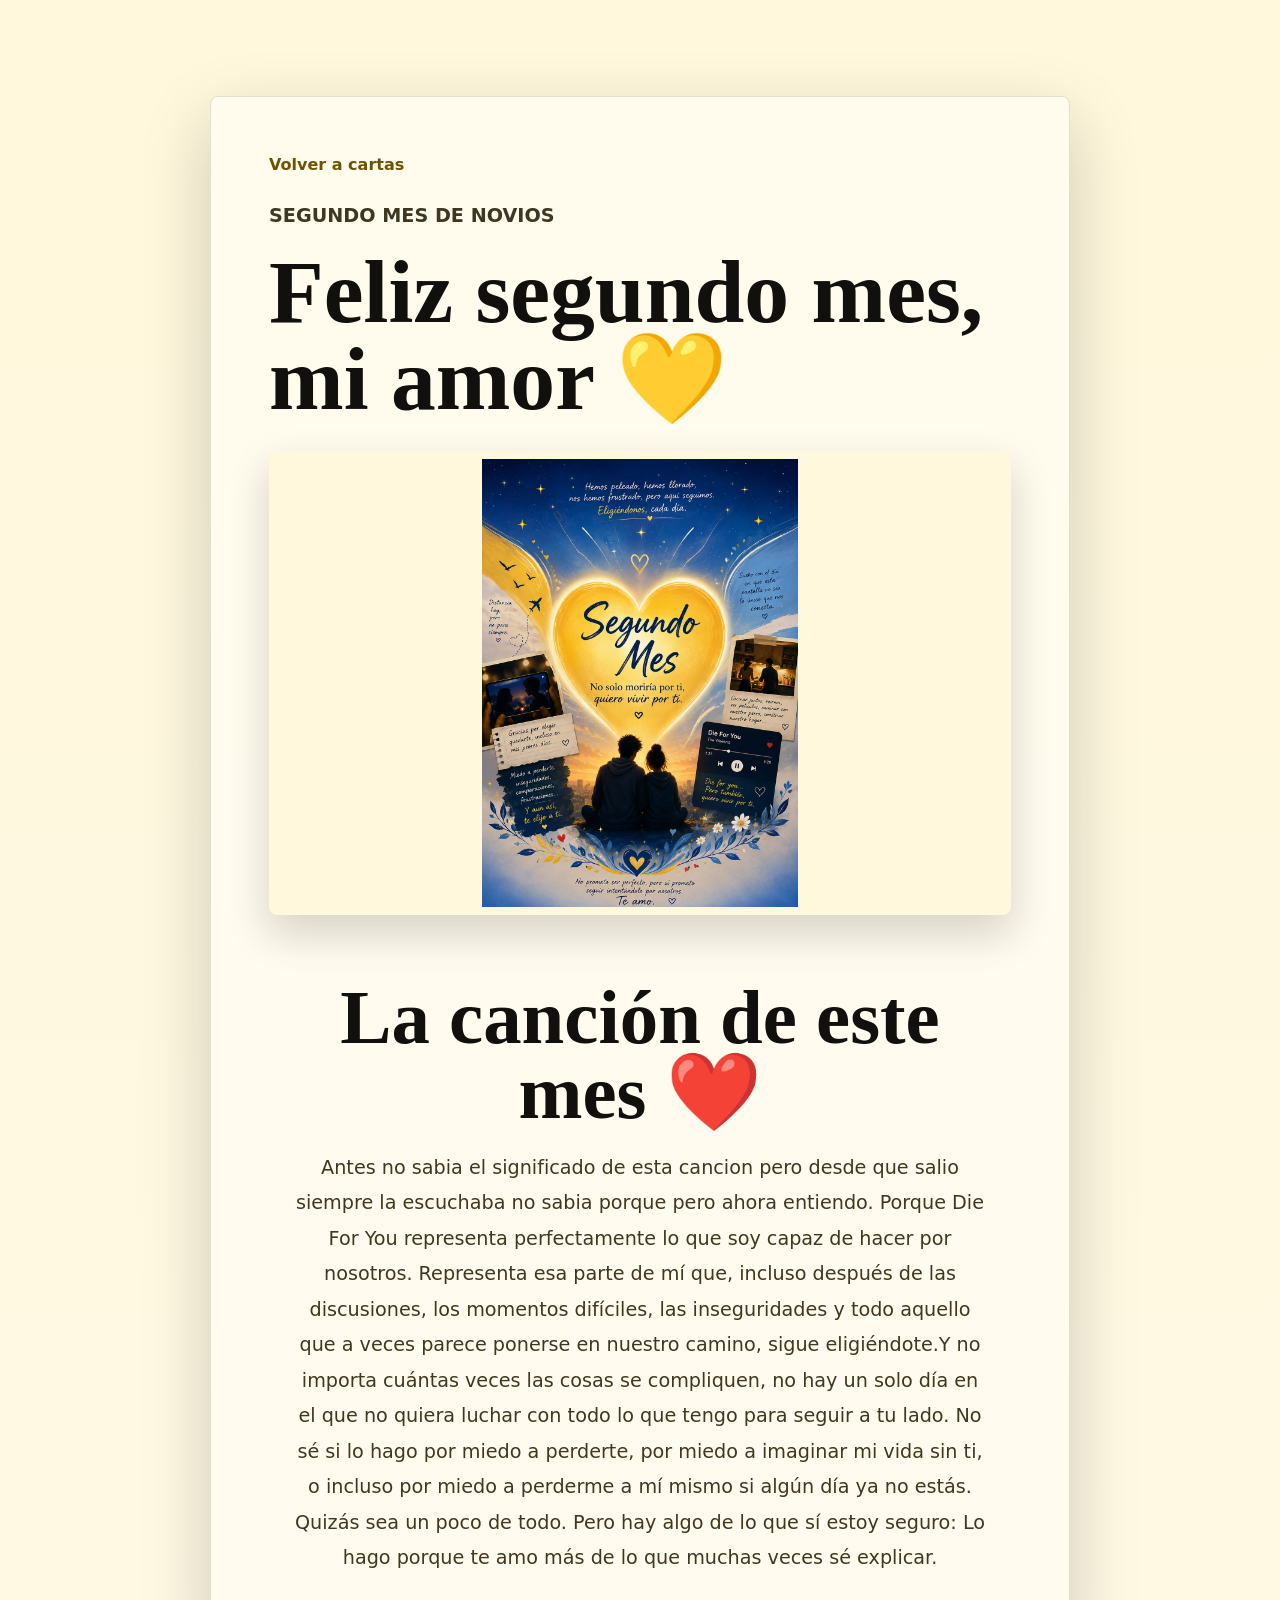
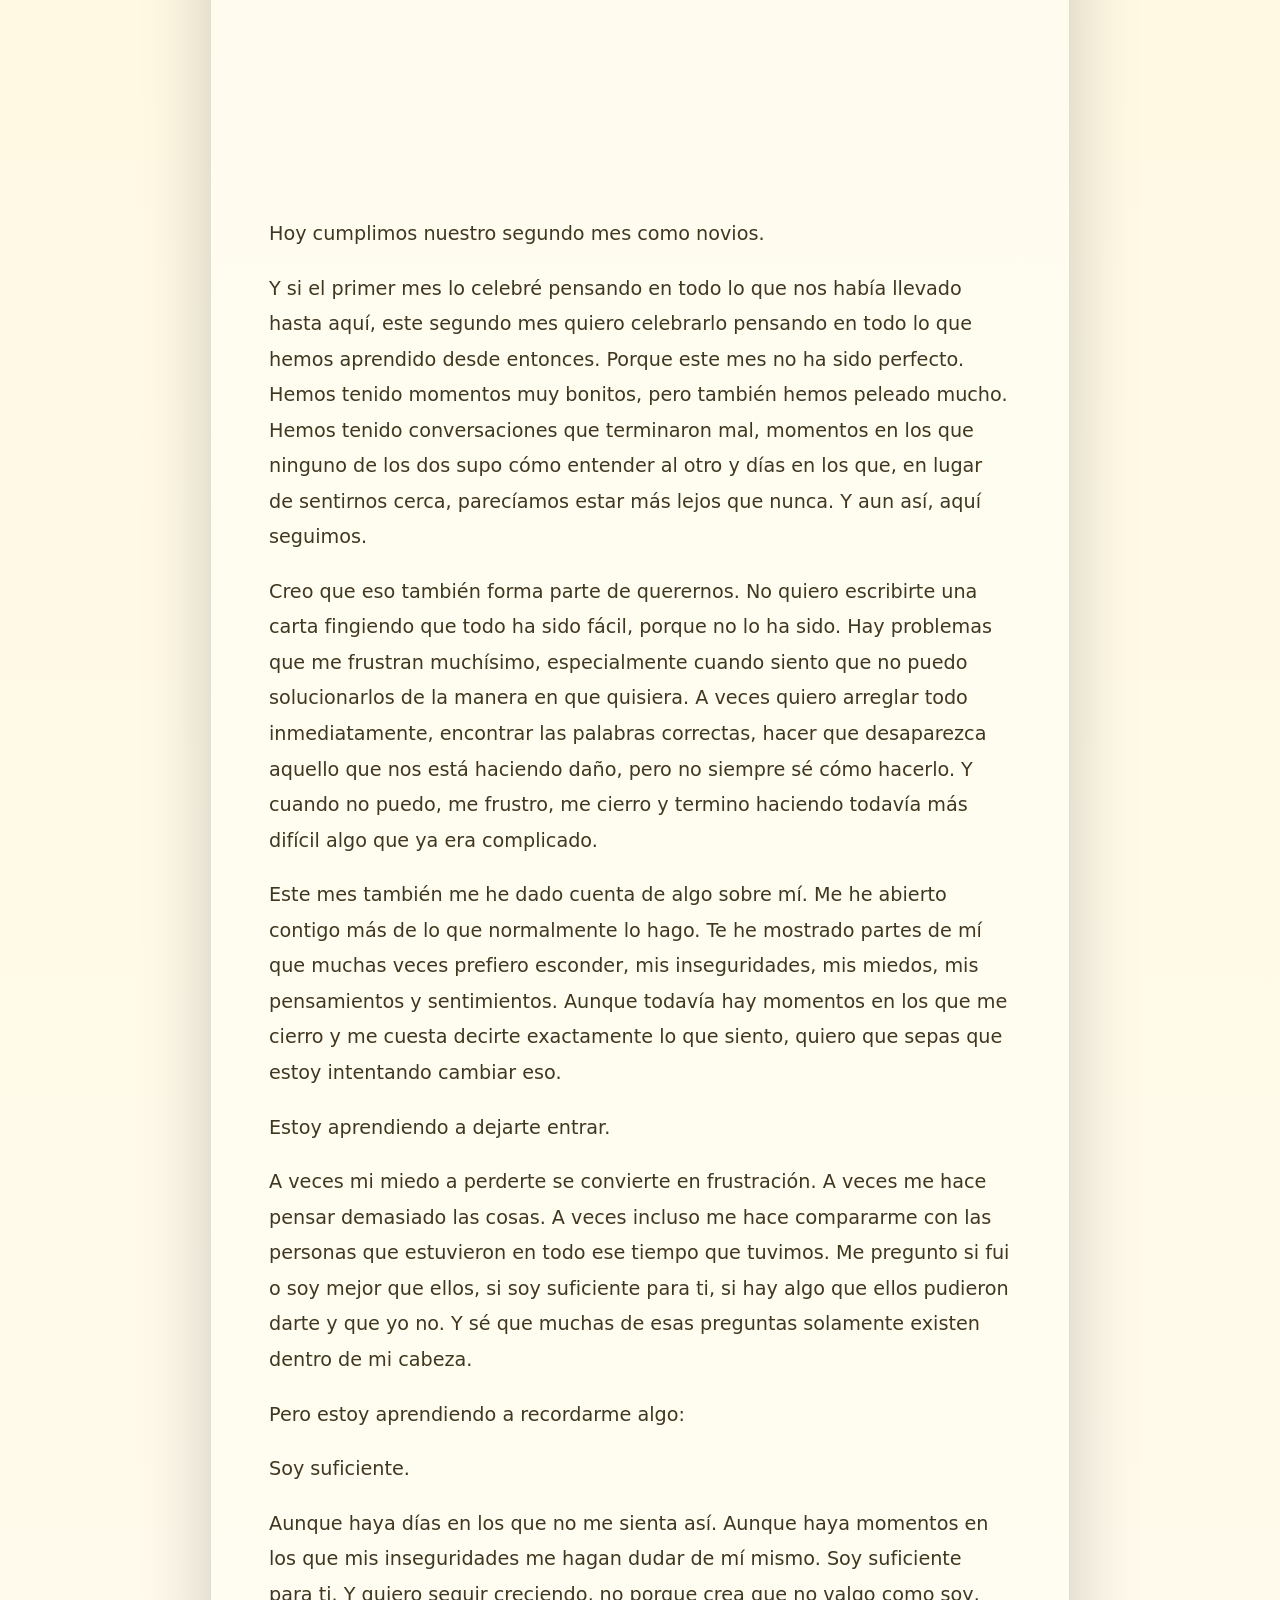
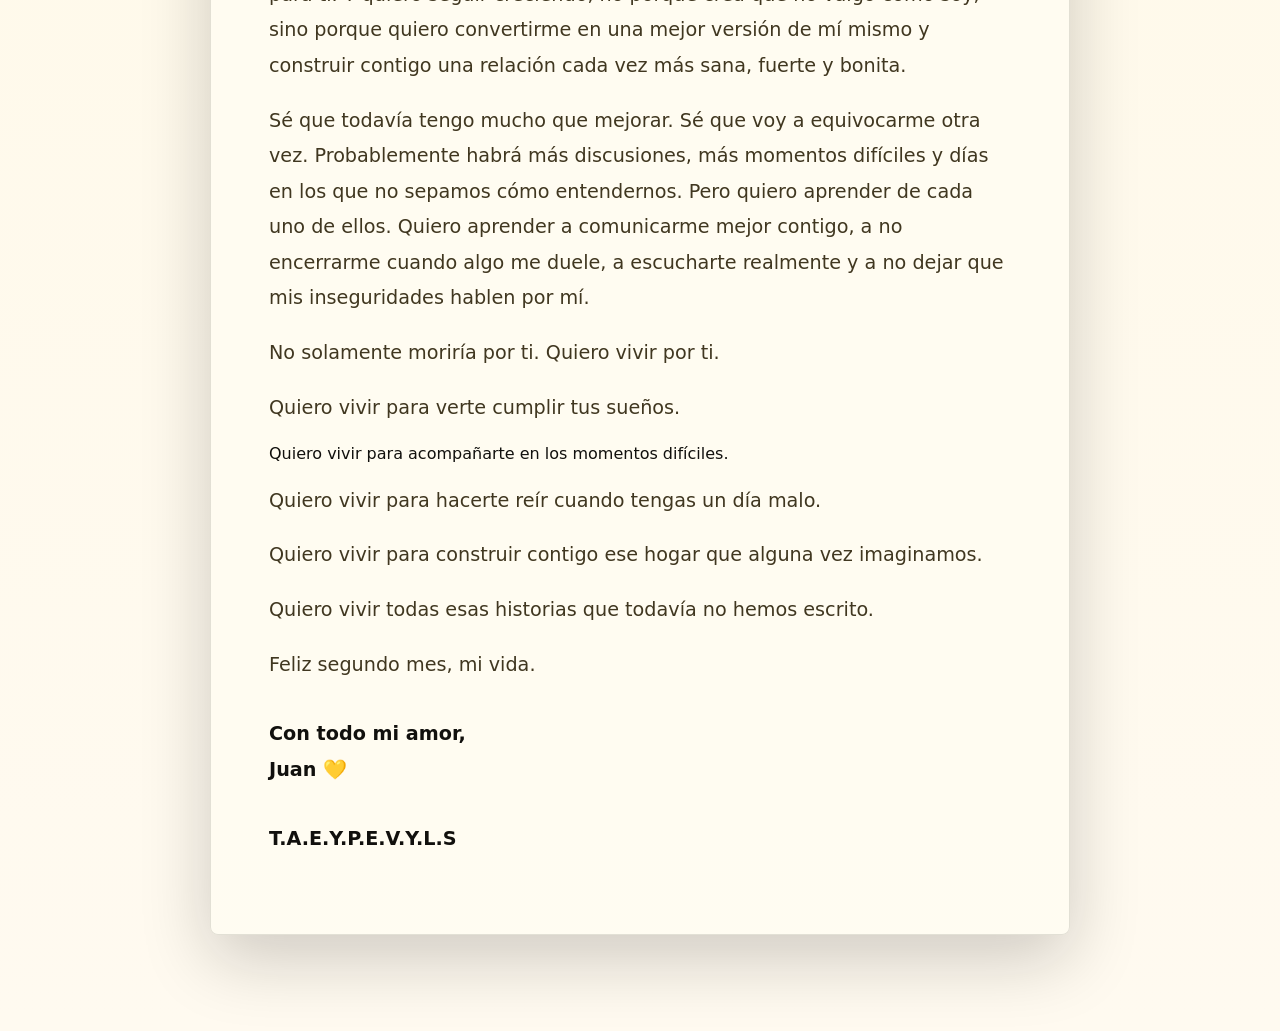
<file: Cartas/segundo-mes.html>
<!doctype html>
<html lang="es">
  <head>
    <meta charset="UTF-8" />
    <meta name="viewport" content="width=device-width, initial-scale=1.0" />
    <title>Segundo mes de novios</title>
    <link rel="stylesheet" href="../styles.css" />
  </head>
  <body>
    <main>
      <section class="letter-section letter-page">
        <article class="letter">
          <a class="back-link" href="../index.html#cartas">Volver a cartas</a>
          <p class="letter__date">Segundo mes de novios</p>
          <h1>Feliz segundo mes, mi amor 💛</h1>

          <figure class="letter-photo">
            <img src="../assets/fotos/segundo-mes.png" alt="Segundo mes de novios" />
          </figure>
          <div class="spotify-card">
            <h2>La canción de este mes ❤️</h2>
            <p class="spotify-text">
              Antes no sabia el significado de esta cancion pero desde que salio siempre la escuchaba no sabia porque pero ahora entiendo. Porque Die For You representa perfectamente lo que soy capaz de hacer por nosotros. Representa esa parte de mí que, incluso después de las discusiones, los momentos difíciles, las inseguridades y todo aquello que a veces parece ponerse en nuestro camino, sigue eligiéndote.Y no importa cuántas veces las cosas se compliquen, no hay un solo día en el que no quiera luchar con todo lo que tengo para seguir a tu lado. No sé si lo hago por miedo a perderte, por miedo a imaginar mi vida sin ti, o incluso por miedo a perderme a mí mismo si algún día ya no estás. Quizás sea un poco de todo. Pero hay algo de lo que sí estoy seguro: Lo hago porque te amo más de lo que muchas veces sé explicar.
            </p>
          
            <iframe
              style="border-radius:12px"
              src="https://open.spotify.com/embed/track/2Ch7LmS7r2Gy2kc64wv3Bz?si=c8bf3193800e4c5b"
              width="100%"
              height="152"
              frameborder="0"
              allowfullscreen=""
              allow="autoplay; clipboard-write; encrypted-media; fullscreen; picture-in-picture"
              loading="lazy">
            </iframe>
          </div>
          <p>
            Hoy cumplimos nuestro segundo mes como novios.
          </p>

          <p>
            Y si el primer mes lo celebré pensando en todo lo que nos había llevado hasta aquí, este segundo mes quiero celebrarlo pensando en todo lo que hemos aprendido desde entonces. Porque este mes no ha sido perfecto. Hemos tenido momentos muy bonitos, pero también hemos peleado mucho. Hemos tenido conversaciones que terminaron mal, momentos en los que ninguno de los dos supo cómo entender al otro y días en los que, en lugar de sentirnos cerca, parecíamos estar más lejos que nunca.          
            Y aun así, aquí seguimos.
          </p>

          <p>
            Creo que eso también forma parte de querernos. No quiero escribirte una carta fingiendo que todo ha sido fácil, porque no lo ha sido. Hay problemas que me frustran muchísimo, especialmente cuando siento que no puedo solucionarlos de la manera en que quisiera. A veces quiero arreglar todo inmediatamente, encontrar las palabras correctas, hacer que desaparezca aquello que nos está haciendo daño, pero no siempre sé cómo hacerlo. Y cuando no puedo, me frustro, me cierro y termino haciendo todavía más difícil algo que ya era complicado.
          </p>

          <p>
            Este mes también me he dado cuenta de algo sobre mí. Me he abierto contigo más de lo que normalmente lo hago. Te he mostrado partes de mí que muchas veces prefiero esconder, mis inseguridades, mis miedos, mis pensamientos y sentimientos. Aunque todavía hay momentos en los que me cierro y me cuesta decirte exactamente lo que siento, quiero que sepas que estoy intentando cambiar eso.
          </p>

          <p>
            Estoy aprendiendo a dejarte entrar.
          </p>

          <p>
            A veces mi miedo a perderte se convierte en frustración. A veces me hace pensar demasiado las cosas. A veces incluso me hace compararme con las personas que estuvieron en todo ese tiempo que tuvimos. Me pregunto si fui o soy mejor que ellos, si soy suficiente para ti, si hay algo que ellos pudieron darte y que yo no. Y sé que muchas de esas preguntas solamente existen dentro de mi cabeza.
          </p>

          <p>
            Pero estoy aprendiendo a recordarme algo:
          </p>

          <p>
            Soy suficiente.
          </p>

          <p>
            Aunque haya días en los que no me sienta así. Aunque haya momentos en los que mis inseguridades me hagan dudar de mí mismo. Soy suficiente para ti. Y quiero seguir creciendo, no porque crea que no valgo como soy, sino porque quiero convertirme en una mejor versión de mí mismo y construir contigo una relación cada vez más sana, fuerte y bonita.
          </p>

          <p>
            Sé que todavía tengo mucho que mejorar. Sé que voy a equivocarme otra vez. Probablemente habrá más discusiones, más momentos difíciles y días en los que no sepamos cómo entendernos. Pero quiero aprender de cada uno de ellos. Quiero aprender a comunicarme mejor contigo, a no encerrarme cuando algo me duele, a escucharte realmente y a no dejar que mis inseguridades hablen por mí.
          </p>

          <p>
            No solamente moriría por ti. Quiero vivir por ti.
          </p>

          <p>
            Quiero vivir para verte cumplir tus sueños.
          </p>
            Quiero vivir para acompañarte en los momentos difíciles.
          </p>
          <p>
            Quiero vivir para hacerte reír cuando tengas un día malo.
          </p>
          <p>
            Quiero vivir para construir contigo ese hogar que alguna vez imaginamos.
          </p>
          <p>
            Quiero vivir todas esas historias que todavía no hemos escrito.
          </p>

          <p>
            Feliz segundo mes, mi vida.
          </p>

          <p class="signature">
            Con todo mi amor,<br />
            <strong>Juan</strong> 💛
          </p>

          <p CLASS="signature">
            T.A.E.Y.P.E.V.Y.L.S
          </p>
        </article>
      </section>
    </main>
  </body>
</html>
</file>
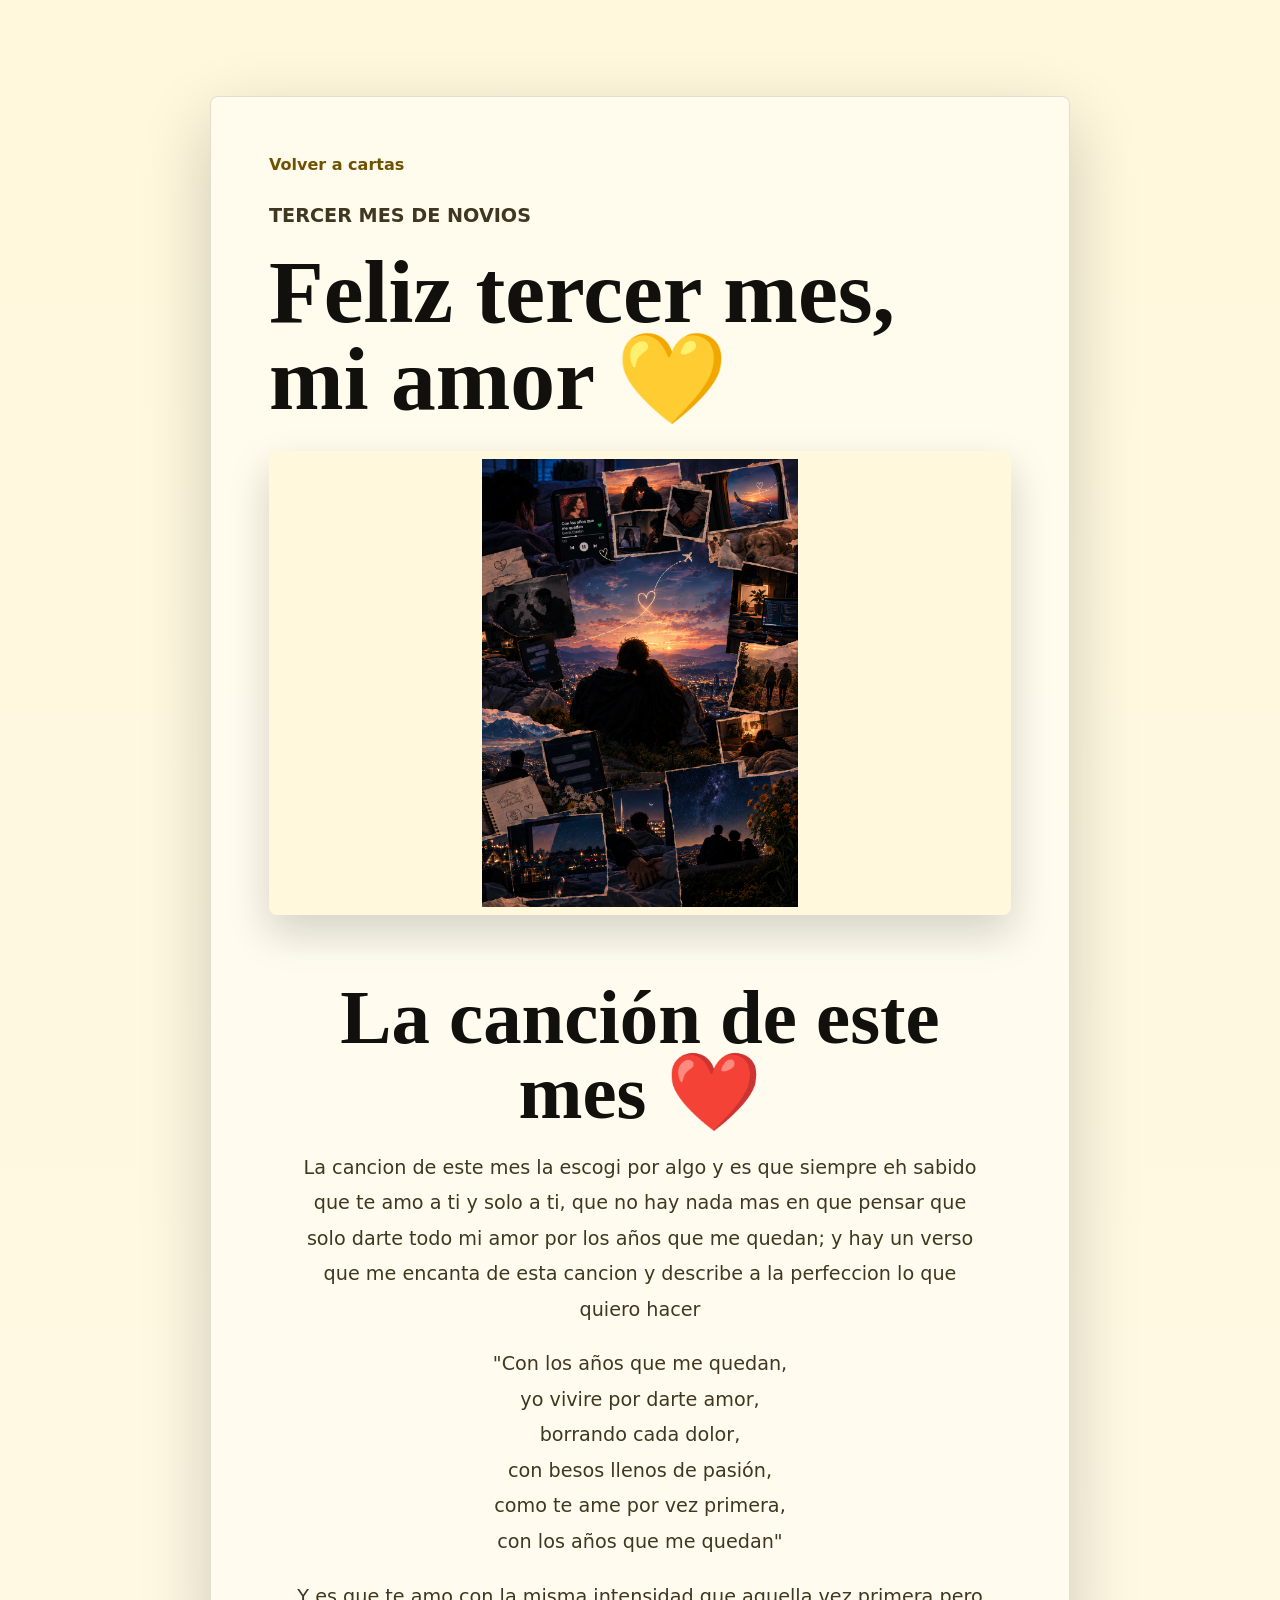
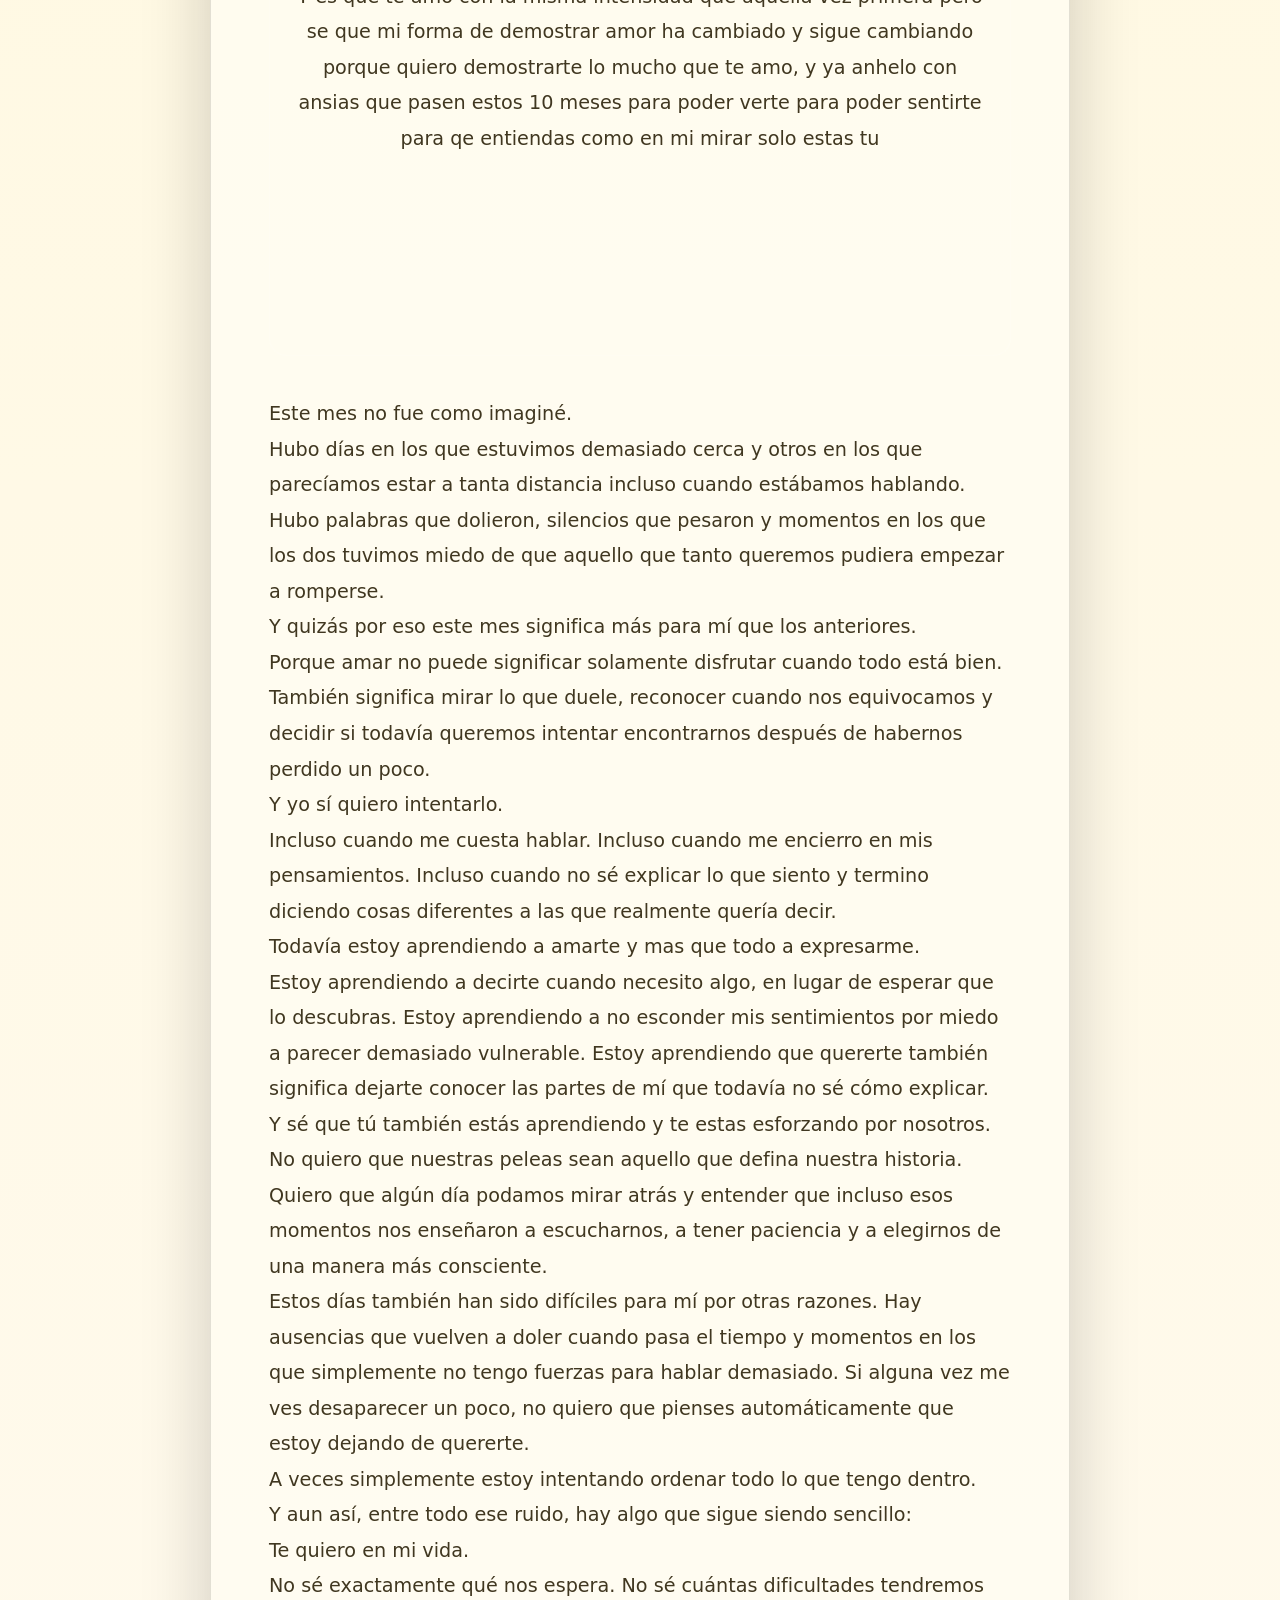
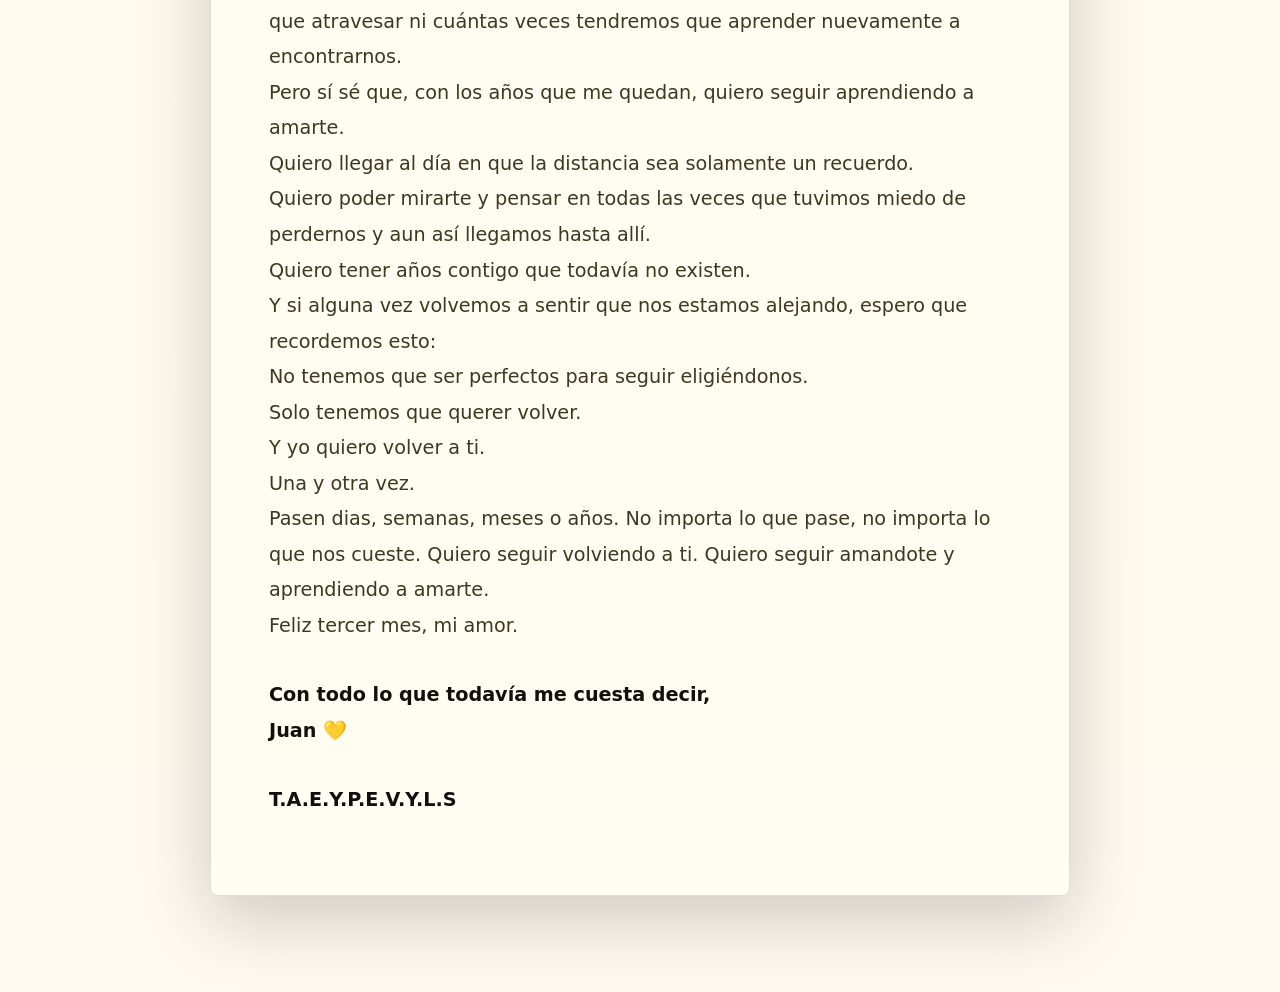
<file: Cartas/tercer-mes.html>
<!doctype html>
<html lang="es">
  <head>
    <meta charset="UTF-8" />
    <meta name="viewport" content="width=device-width, initial-scale=1.0" />
    <title>Tercer mes de novios</title>
    <link rel="stylesheet" href="../styles.css" />
  </head>
  <body>
    <main>
      <section class="letter-section letter-page">
        <article class="letter">
          <a class="back-link" href="../index.html#cartas">Volver a cartas</a>
          <p class="letter__date">Tercer mes de novios</p>
          <h1>Feliz tercer mes, mi amor 💛</h1>

          <figure class="letter-photo">
            <img src="../assets/fotos/tercer-mes.png" alt="Tercer mes de novios" />
          </figure>
          <div class="spotify-card">
            <h2>La canción de este mes ❤️</h2>
            <p class="spotify-text">
              La cancion de este mes la escogi por algo y es que siempre eh sabido que te amo a ti y solo a ti, que no hay nada mas en que pensar que solo darte todo mi amor por los años que me quedan; y hay un verso que me encanta de esta cancion y describe a la perfeccion lo que quiero hacer 
            </p>
            <p>
              "Con los años que me quedan,<br /> yo vivire por darte amor, <br /> borrando cada dolor,<br />  con besos llenos de pasión, <br /> como te ame por vez primera, <br /> con los años que me quedan"
            </p>
            <p>
              Y es que te amo con la misma intensidad que aquella vez primera pero se que mi forma de demostrar amor ha cambiado y sigue cambiando porque quiero demostrarte lo mucho que te amo, y ya anhelo con ansias que pasen estos 10 meses para poder verte para poder sentirte para qe entiendas como en mi mirar solo estas tu
            </p>
          
            <iframe
              style="border-radius:12px"
              src="https://open.spotify.com/embed/track/50xpsbiCVjCwEGSOAT697A?si=ba240ed2ae644361"
              width="100%"
              height="152"
              frameborder="0"
              allowfullscreen=""
              allow="autoplay; clipboard-write; encrypted-media; fullscreen; picture-in-picture"
              loading="lazy">
            </iframe>
          </div>
          <p>Este mes no fue como imaginé.
            <br />
            Hubo días en los que estuvimos demasiado cerca y otros en los que parecíamos estar a tanta distancia incluso cuando estábamos hablando. Hubo palabras que dolieron, silencios que pesaron y momentos en los que los dos tuvimos miedo de que aquello que tanto queremos pudiera empezar a romperse.
            <br />
            Y quizás por eso este mes significa más para mí que los anteriores.
            <br />
            Porque amar no puede significar solamente disfrutar cuando todo está bien. También significa mirar lo que duele, reconocer cuando nos equivocamos y decidir si todavía queremos intentar encontrarnos después de habernos perdido un poco.
            <br />
            Y yo sí quiero intentarlo.
            <br />
            Incluso cuando me cuesta hablar. Incluso cuando me encierro en mis pensamientos. Incluso cuando no sé explicar lo que siento y termino diciendo cosas diferentes a las que realmente quería decir.
            <br />
            Todavía estoy aprendiendo a amarte y mas que todo a expresarme.
            <br />
            Estoy aprendiendo a decirte cuando necesito algo, en lugar de esperar que lo descubras. Estoy aprendiendo a no esconder mis sentimientos por miedo a parecer demasiado vulnerable. Estoy aprendiendo que quererte también significa dejarte conocer las partes de mí que todavía no sé cómo explicar.
            <br />
            Y sé que tú también estás aprendiendo y te estas esforzando por nosotros.
            <br />
            No quiero que nuestras peleas sean aquello que defina nuestra historia. Quiero que algún día podamos mirar atrás y entender que incluso esos momentos nos enseñaron a escucharnos, a tener paciencia y a elegirnos de una manera más consciente.
            <br />
            Estos días también han sido difíciles para mí por otras razones. Hay ausencias que vuelven a doler cuando pasa el tiempo y momentos en los que simplemente no tengo fuerzas para hablar demasiado. Si alguna vez me ves desaparecer un poco, no quiero que pienses automáticamente que estoy dejando de quererte.
            <br />
            A veces simplemente estoy intentando ordenar todo lo que tengo dentro.
            <br />
            Y aun así, entre todo ese ruido, hay algo que sigue siendo sencillo:
            <br />
            Te quiero en mi vida.
            <br />
            No sé exactamente qué nos espera. No sé cuántas dificultades tendremos que atravesar ni cuántas veces tendremos que aprender nuevamente a encontrarnos.
            <br />
            Pero sí sé que, con los años que me quedan, quiero seguir aprendiendo a amarte.
            <br />
            Quiero llegar al día en que la distancia sea solamente un recuerdo.
            <br />
            Quiero poder mirarte y pensar en todas las veces que tuvimos miedo de perdernos y aun así llegamos hasta allí.
            <br />
            Quiero tener años contigo que todavía no existen.
            <br />
            Y si alguna vez volvemos a sentir que nos estamos alejando, espero que recordemos esto:
            <br />
            No tenemos que ser perfectos para seguir eligiéndonos.
            <br />
            Solo tenemos que querer volver.
            <br />
            Y yo quiero volver a ti.
            <br />
            Una y otra vez.
            <br />
            Pasen dias, semanas, meses o años. No importa lo que pase, no importa lo que nos cueste. Quiero seguir volviendo a ti. Quiero seguir amandote y aprendiendo a amarte.
            <br />
            Feliz tercer mes, mi amor.
          </p>

          <p class="signature">
            Con todo lo que todavía me cuesta decir,<br />
            <strong>Juan</strong> 💛
          </p>

          <p CLASS="signature">
            T.A.E.Y.P.E.V.Y.L.S
          </p>
        </article>
      </section>
    </main>
  </body>
</html>
</file>
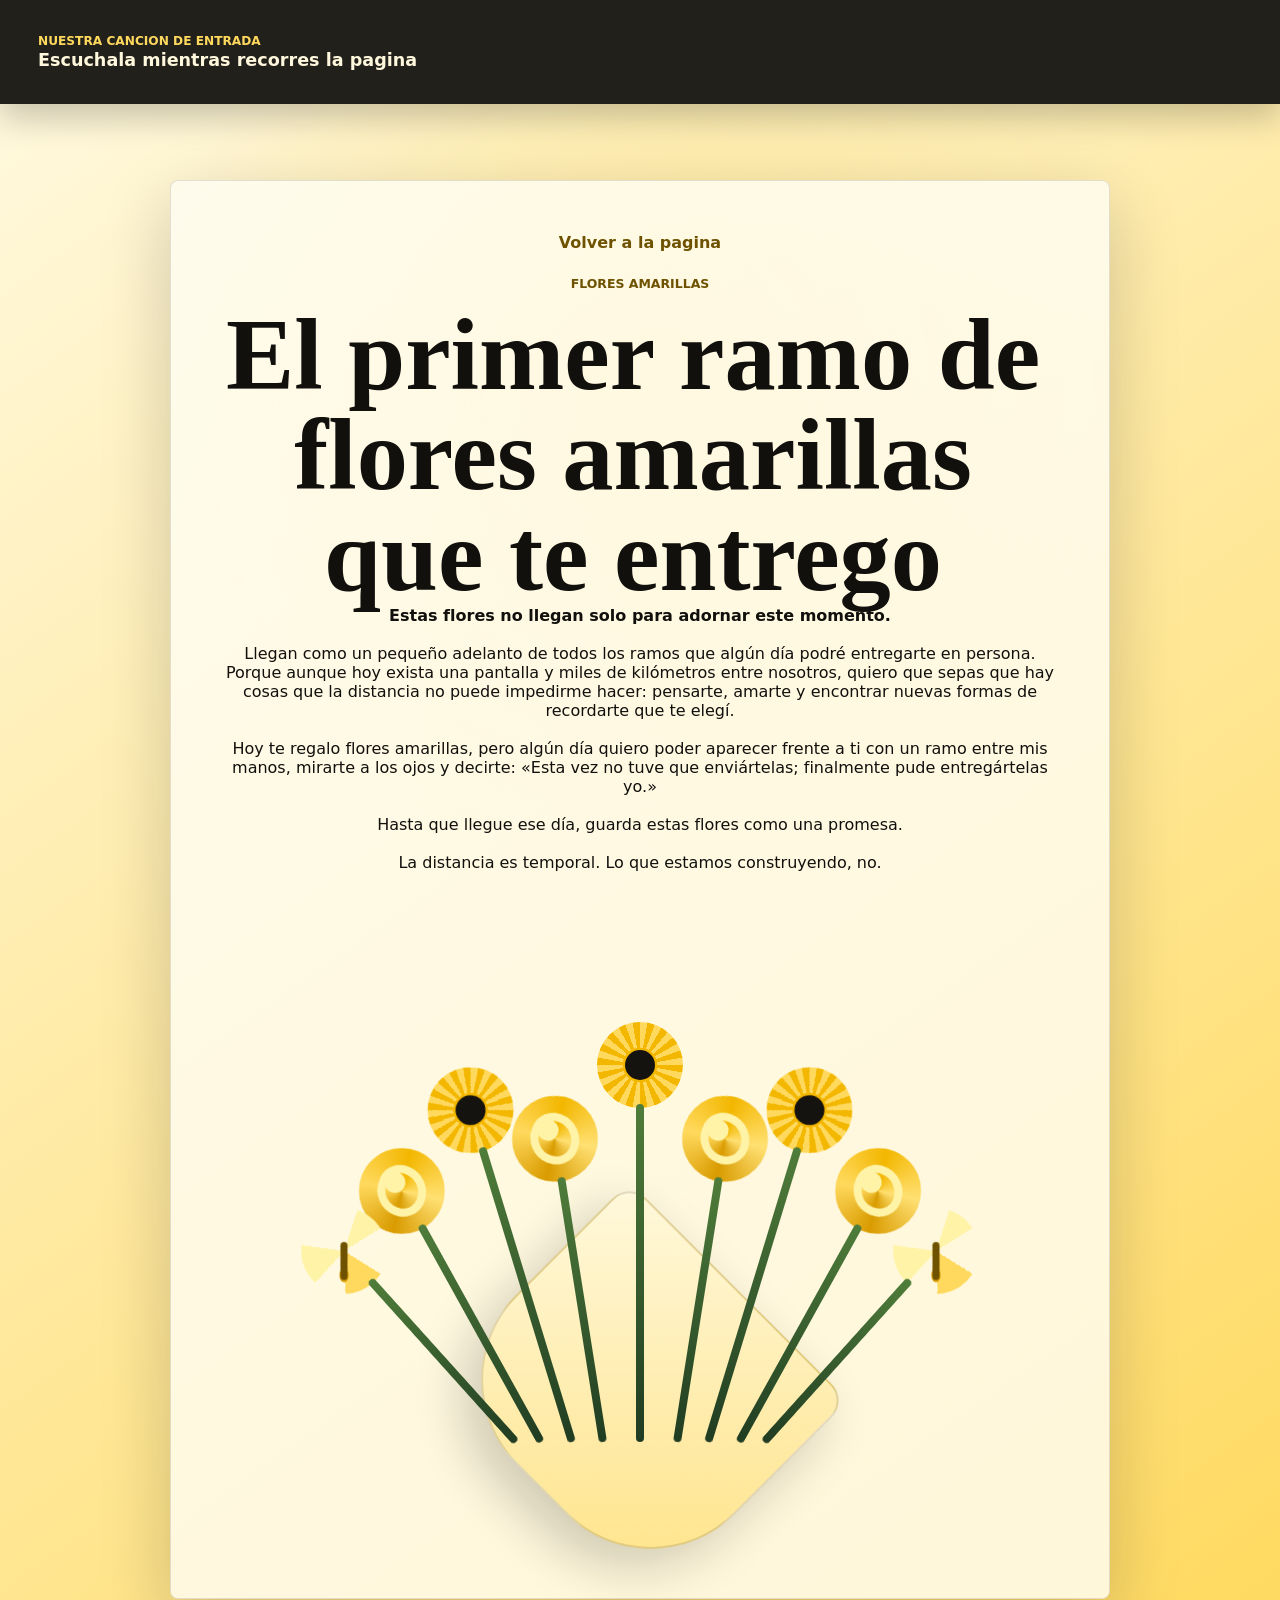
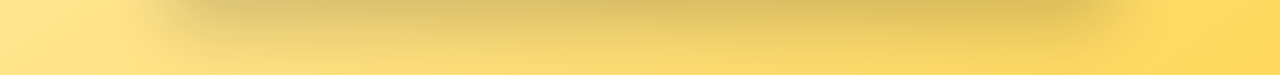
<file: Flores/flor_amarilla_0926.html>
<!doctype html>
<html lang="es">
  <head>
    <meta charset="UTF-8" />
    <meta name="viewport" content="width=device-width, initial-scale=1.0" />
    <title>Flores amarillas</title>
    <link rel="stylesheet" href="../styles.css" />
  </head>
  <body>
    <aside class="entry-music" aria-label="Cancion de entrada">
      <div class="entry-music__text">
        <span>Nuestra cancion de entrada</span>
        <strong>Escuchala mientras recorres la pagina</strong>
      </div>
      <iframe
        src="https://open.spotify.com/embed/track/5wBBoVjoounI5e36oI8oZe?utm_source=generator"
        width="100%"
        height="80"
        frameborder="0"
        allow="autoplay; clipboard-write; encrypted-media; fullscreen; picture-in-picture"
        loading="lazy"
        title="Reproductor de Spotify"
      ></iframe>
    </aside>
    <main>
      <section class="bouquet-page" aria-labelledby="ramo-titulo">
        <article class="bouquet-card">
          <a class="back-link" href="../index.html">Volver a la pagina</a>
          <p class="eyebrow">Flores amarillas</p>
          
          <h1 id="ramo-titulo">El primer ramo de flores amarillas que te entrego</h1>
          <b>
            Estas flores no llegan solo para adornar este momento.
            <br></b>
            <br>
            Llegan como un pequeño adelanto de todos los ramos que algún día podré entregarte en persona. 
            Porque aunque hoy exista una pantalla y miles de kilómetros entre nosotros, 
            quiero que sepas que hay cosas que la distancia no puede impedirme hacer: pensarte, 
            amarte y encontrar nuevas formas de recordarte que te elegí.
            </b>
            <br></b>
            <br>
            Hoy te regalo flores amarillas, pero algún día quiero poder aparecer frente a ti con un ramo entre mis manos, 
            mirarte a los ojos y decirte: «Esta vez no tuve que enviártelas; finalmente pude entregártelas yo.»
            </b>
            <br></b>
            <br>
            Hasta que llegue ese día, guarda estas flores como una promesa.
            </b>
            <br></b>
            <br>
            La distancia es temporal. Lo que estamos construyendo, no.
            </b>
          </p>

          <div class="bouquet" aria-label="Ramo de flores amarillas">
            <span class="bouquet-wrap"></span>

            <span class="flower sunflower bouquet-flower flower--sunflower-1">
              <span class="flower__bloom"><span></span></span>
              <span class="flower__stem"></span>
            </span>
            <span class="flower sunflower bouquet-flower flower--sunflower-2">
              <span class="flower__bloom"><span></span></span>
              <span class="flower__stem"></span>
            </span>
            <span class="flower sunflower bouquet-flower flower--sunflower-3">
              <span class="flower__bloom"><span></span></span>
              <span class="flower__stem"></span>
            </span>

            <span class="flower rose bouquet-flower flower--rose-1">
              <span class="flower__bloom"><span></span></span>
              <span class="flower__stem"></span>
            </span>
            <span class="flower rose bouquet-flower flower--rose-2">
              <span class="flower__bloom"><span></span></span>
              <span class="flower__stem"></span>
            </span>
            <span class="flower rose bouquet-flower flower--rose-3">
              <span class="flower__bloom"><span></span></span>
              <span class="flower__stem"></span>
            </span>
            <span class="flower rose bouquet-flower flower--rose-4">
              <span class="flower__bloom"><span></span></span>
              <span class="flower__stem"></span>
            </span>

            <span class="flower lily bouquet-flower flower--lily-1">
              <span class="flower__bloom"><span></span></span>
              <span class="flower__stem"></span>
            </span>
            <span class="flower lily bouquet-flower flower--lily-2">
              <span class="flower__bloom"><span></span></span>
              <span class="flower__stem"></span>
            </span>
          </div>
        </article>
      </section>
    </main>
  </body>
</html>
</file>
<file: styles.css>
:root {
  color-scheme: light;
  --ink: #11100d;
  --muted: #685f4a;
  --paper: #fff8dc;
  --blush: #ffe08a;
  --rose: #f6bd1f;
  --berry: #6f5200;
  --wine: #15130f;
  --gold: #f3b700;
  --blue: #2d5f73;
  --shadow: 0 24px 70px rgba(17, 16, 13, 0.2);
}

* {
  box-sizing: border-box;
}

html {
  scroll-behavior: smooth;
}
.spotify-card{
    margin:2.5rem 0;
    padding:1.5rem;
    background:rgba(255,255,255,.05);
    border:1px solid rgba(255,255,255,.1);
    border-radius:18px;
    text-align:center;
}

.spotify-card h2{
    margin-bottom:.5rem;
}

.spotify-text{
    margin-bottom:1.2rem;
    color:#bdbdbd;
    line-height:1.7;
}

body {
  margin: 0;
  background: var(--paper);
  color: var(--ink);
  font-family: "Segoe UI", system-ui, -apple-system, BlinkMacSystemFont, Arial, sans-serif;
}

.entry-music {
  position: sticky;
  top: 0;
  z-index: 20;
  display: grid;
  grid-template-columns: minmax(180px, 0.7fr) minmax(260px, 1fr);
  gap: 16px;
  align-items: center;
  padding: 12px clamp(14px, 4vw, 38px);
  background: rgba(21, 19, 15, 0.94);
  color: #fff8dc;
  box-shadow: 0 14px 30px rgba(17, 16, 13, 0.22);
  backdrop-filter: blur(10px);
}

.entry-music__text {
  display: grid;
  gap: 2px;
}

.entry-music__text span {
  color: #ffd95d;
  font-size: 0.76rem;
  font-weight: 900;
  text-transform: uppercase;
}

.entry-music__text strong {
  font-size: clamp(0.95rem, 2vw, 1.1rem);
}

.entry-music iframe {
  display: block;
  border: 0;
  border-radius: 12px;
}

main {
  overflow: hidden;
}

.hero {
  min-height: 92vh;
  display: grid;
  grid-template-columns: minmax(0, 1.04fr) minmax(320px, 0.96fr);
  align-items: center;
  gap: clamp(24px, 5vw, 72px);
  padding: clamp(28px, 6vw, 76px);
  background:
    linear-gradient(120deg, rgba(255, 248, 220, 0.94), rgba(255, 216, 93, 0.76)),
    radial-gradient(circle at 18% 18%, rgba(17, 16, 13, 0.12), transparent 32%),
    linear-gradient(145deg, #fff9df 0%, #ffd95d 100%);
}

.hero__image {
  order: 2;
  justify-self: center;
  width: min(100%, 590px);
}

.hero__image img {
  display: block;
  width: 100%;
  height: auto;
  filter: drop-shadow(0 26px 34px rgba(17, 16, 13, 0.24));
}

.hero__content {
  max-width: 760px;
}

.eyebrow,
.letter__date {
  margin: 0 0 14px;
  color: var(--berry);
  font-size: 0.78rem;
  font-weight: 800;
  letter-spacing: 0;
  text-transform: uppercase;
}

h1,
h2,
h3,
p {
  overflow-wrap: anywhere;
}

h1,
h2 {
  font-family: Georgia, "Times New Roman", serif;
  line-height: 0.98;
}

h1 {
  max-width: 820px;
  margin: 0;
  font-size: clamp(3.7rem, 10vw, 8.8rem);
}

.lead {
  max-width: 620px;
  margin: 28px 0 0;
  color: #403720;
  font-size: clamp(1.05rem, 2vw, 1.35rem);
  line-height: 1.75;
}

.hero__button,
.closing button {
  display: inline-flex;
  align-items: center;
  justify-content: center;
  min-height: 48px;
  border: 0;
  border-radius: 999px;
  background: var(--wine);
  color: #fff8dc;
  font: inherit;
  font-weight: 800;
  text-decoration: none;
  cursor: pointer;
  box-shadow: 0 14px 30px rgba(17, 16, 13, 0.24);
  transition: transform 160ms ease, box-shadow 160ms ease;
}

.hero__button {
  margin-top: 34px;
  padding: 0 24px;
}

.hero__button:hover,
.closing button:hover {
  transform: translateY(-2px);
  box-shadow: 0 18px 36px rgba(17, 16, 13, 0.3);
}

.letter-section {
  padding: clamp(52px, 8vw, 96px) clamp(20px, 6vw, 76px);
  background: linear-gradient(180deg, var(--paper), #fffaf0);
}

.letter {
  max-width: 860px;
  margin: 0 auto;
  padding: clamp(28px, 5vw, 58px);
  border: 1px solid rgba(17, 16, 13, 0.12);
  border-radius: 8px;
  background: rgba(255, 253, 242, 0.82);
  box-shadow: var(--shadow);
}

.letter h2,
.section-heading h2 {
  margin: 0;
  font-size: clamp(2.2rem, 6vw, 5rem);
}

.letter p {
  color: #403720;
  font-size: clamp(1rem, 2vw, 1.2rem);
  line-height: 1.85;
}

.letter-photo,
.proposal__photo {
  margin: 28px 0;
  overflow: hidden;
  border: 8px solid #fff8dc;
  border-radius: 8px;
  background: #fff8dc;
  box-shadow: 0 18px 42px rgba(17, 16, 13, 0.18);
}

.letter-photo {
  aspect-ratio: 16 / 10;
}

.letter-photo img,
.proposal__photo img {
  display: block;
  width: 100%;
  height: 100%;
  object-fit: contain;
}

.pet-letter-section {
  background:
    linear-gradient(180deg, var(--paper), #fffaf0),
    var(--paper);
}

.letter-section--mine {
  background: linear-gradient(180deg, #fffaf0, var(--paper));
}

.pet-letters {
  display: grid;
  grid-template-columns: repeat(2, minmax(0, 1fr));
  gap: 18px;
  margin-top: 30px;
}

.pet-letter {
  padding: clamp(20px, 4vw, 30px);
  border: 1px solid rgba(17, 16, 13, 0.12);
  border-radius: 8px;
  background: rgba(255, 248, 220, 0.86);
}

.pet-letter span {
  display: inline-flex;
  min-height: 34px;
  align-items: center;
  padding: 0 14px;
  border-radius: 999px;
  background: var(--wine);
  color: #fff8dc;
  font-weight: 800;
}

.pet-letter h3 {
  margin: 22px 0 12px;
  font-size: clamp(1.35rem, 3vw, 2rem);
}

.pet-letter p {
  font-size: clamp(0.98rem, 1.7vw, 1.08rem);
}

.signature {
  margin-top: 34px;
  color: var(--ink) !important;
  font-weight: 800;
}

.gallery-section {
  padding: clamp(48px, 8vw, 100px) clamp(20px, 6vw, 76px);
  background:
    linear-gradient(180deg, #fffaf0, #ffd95d 100%),
    var(--blush);
}

.gallery-section .section-heading {
  color: var(--ink);
}

.photo-gallery {
  display: grid;
  grid-template-columns: repeat(3, minmax(0, 1fr));
  grid-auto-rows: clamp(170px, 20vw, 280px);
  gap: clamp(10px, 2vw, 18px);
  max-width: 1120px;
  margin: 0 auto;
}

.photo-card {
  position: relative;
  margin: 0;
  overflow: hidden;
  border: 8px solid #fff8dc;
  border-radius: 8px;
  background: #fff8dc;
  box-shadow: 0 20px 46px rgba(17, 16, 13, 0.24);
}

.photo-card::after {
  content: "";
  position: absolute;
  inset: 0;
  pointer-events: none;
  box-shadow: inset 0 0 0 1px rgba(17, 16, 13, 0.1);
}

.photo-card--featured {
  grid-column: span 2;
  grid-row: span 2;
}

.photo-card img {
  display: block;
  width: 100%;
  height: 100%;
  object-fit: contain;
  transition: transform 260ms ease;
}

.photo-card:hover img {
  transform: scale(1.01);
}

.flower-vase-section {
  padding: clamp(48px, 8vw, 100px) clamp(20px, 6vw, 76px);
  background:
    radial-gradient(circle at 18% 20%, rgba(243, 183, 0, 0.22), transparent 34%),
    linear-gradient(180deg, #ffd95d, #fffaf0 100%);
}

.vase-gift {
  position: relative;
  display: grid;
  justify-items: center;
  align-items: end;
  width: min(100%, 520px);
  min-height: 520px;
  margin: 0 auto;
  padding: 34px 24px;
  border: 1px solid rgba(17, 16, 13, 0.12);
  border-radius: 8px;
  background:
    radial-gradient(circle at 50% 22%, rgba(255, 248, 220, 0.74), transparent 34%),
    rgba(255, 253, 242, 0.72);
  color: var(--ink);
  text-decoration: none;
  box-shadow: var(--shadow);
  transition: transform 160ms ease, box-shadow 160ms ease;
}

.vase-gift:hover {
  transform: translateY(-5px);
  box-shadow: 0 30px 76px rgba(17, 16, 13, 0.28);
}

.vase-gift__flower {
  position: relative;
  width: 220px;
  height: 330px;
  z-index: 2;
}

.sunflower-head {
  position: absolute;
  left: 50%;
  top: 0;
  width: 138px;
  height: 138px;
  border-radius: 50%;
  background:
    radial-gradient(circle, #f3b700 0 30%, transparent 31%),
    repeating-conic-gradient(from 9deg, #ffd95d 0 9deg, #f3b700 9deg 18deg);
  transform: translateX(-50%);
  box-shadow: 0 18px 32px rgba(17, 16, 13, 0.18);
}

.sunflower-center {
  position: absolute;
  inset: 43px;
  border-radius: 50%;
  background:
    radial-gradient(circle at 36% 34%, #6f5200, #15130f 70%);
}

.sunflower-stem {
  position: absolute;
  left: 50%;
  top: 122px;
  width: 12px;
  height: 230px;
  border-radius: 999px;
  background: linear-gradient(180deg, #355b2d, #203c22);
  transform: translateX(-50%);
}

.sunflower-leaf {
  position: absolute;
  top: 208px;
  width: 82px;
  height: 42px;
  border-radius: 100% 0 100% 0;
  background: #4f7d3a;
}

.sunflower-leaf--left {
  left: 42px;
  transform: rotate(-26deg);
}

.sunflower-leaf--right {
  right: 42px;
  transform: rotate(206deg);
}

.vase-gift__vase {
  position: absolute;
  bottom: 72px;
  width: 220px;
  height: 180px;
  border-radius: 42px 42px 70px 70px;
  background:
    linear-gradient(90deg, rgba(255, 248, 220, 0.72), rgba(255, 248, 220, 0.22), rgba(255, 248, 220, 0.66)),
    linear-gradient(180deg, rgba(255, 217, 93, 0.42), rgba(21, 19, 15, 0.1));
  border: 3px solid rgba(17, 16, 13, 0.2);
  box-shadow: inset 0 0 28px rgba(255, 248, 220, 0.42), 0 20px 38px rgba(17, 16, 13, 0.16);
  z-index: 3;
}

.vase-gift__label {
  position: relative;
  z-index: 4;
  margin-top: 18px;
  padding: 13px 18px;
  border-radius: 999px;
  background: var(--wine);
  color: #fff8dc;
  font-weight: 900;
  text-align: center;
}

.bouquet-page {
  min-height: 100vh;
  display: grid;
  place-items: center;
  padding: clamp(28px, 6vw, 76px);
  background:
    radial-gradient(circle at 50% 18%, rgba(255, 217, 93, 0.34), transparent 34%),
    linear-gradient(145deg, #fff8dc, #ffd95d);
}

.bouquet-card {
  width: min(100%, 940px);
  padding: clamp(24px, 5vw, 52px);
  border: 1px solid rgba(17, 16, 13, 0.12);
  border-radius: 8px;
  background: rgba(255, 253, 242, 0.82);
  box-shadow: var(--shadow);
  text-align: center;
}

.bouquet-card h1 {
  margin: 0;
  font-size: clamp(3rem, 8vw, 7rem);
}

.bouquet-card p:not(.eyebrow) {
  max-width: 680px;
  margin: 22px auto 0;
  color: #403720;
  font-size: clamp(1rem, 2vw, 1.2rem);
  line-height: 1.75;
}

.bouquet {
  position: relative;
  width: min(100%, 620px);
  height: 620px;
  margin: clamp(30px, 5vw, 54px) auto 0;
}

.bouquet-wrap {
  position: absolute;
  left: 50%;
  bottom: 16px;
  width: 310px;
  height: 280px;
  border-radius: 24px 24px 120px 120px;
  background:
    linear-gradient(135deg, rgba(255, 248, 220, 0.9), rgba(255, 217, 93, 0.68)),
    #fff8dc;
  border: 2px solid rgba(17, 16, 13, 0.12);
  transform: translateX(-50%) rotate(45deg);
  box-shadow: 0 24px 52px rgba(17, 16, 13, 0.2);
}

.bouquet-flower {
  position: absolute;
  left: var(--x);
  bottom: 104px;
  width: 86px;
  height: var(--height);
  transform: translateX(-50%) rotate(var(--angle));
  transform-origin: bottom center;
  animation: bloomIn 1800ms cubic-bezier(0.18, 0.82, 0.22, 1) both;
  animation-delay: var(--delay);
}

.flower__stem {
  position: absolute;
  left: 50%;
  bottom: 0;
  width: 8px;
  height: calc(var(--height) - 82px);
  border-radius: 999px;
  background: linear-gradient(180deg, #4f7d3a, #203c22);
  transform: translateX(-50%);
}

.flower__bloom {
  position: absolute;
  left: 50%;
  top: 0;
  width: 86px;
  height: 86px;
  transform: translateX(-50%) rotate(calc(var(--angle) * -1));
}

.sunflower .flower__bloom {
  border-radius: 50%;
  background:
    radial-gradient(circle, #f3b700 0 28%, transparent 29%),
    repeating-conic-gradient(#ffd95d 0 10deg, #f3b700 10deg 20deg);
}

.sunflower .flower__bloom span {
  position: absolute;
  inset: 28px;
  border-radius: 50%;
  background: #15130f;
}

.rose .flower__bloom {
  border-radius: 50%;
  background:
    radial-gradient(circle at 42% 40%, #fff3a8 0 14%, transparent 15%),
    conic-gradient(from 12deg, #f3b700, #ffe072, #d99b00, #ffd95d, #f3b700);
}

.rose .flower__bloom span {
  position: absolute;
  inset: 18px;
  border-radius: 44% 56% 46% 54%;
  border: 8px solid #fff3a8;
  transform: rotate(22deg);
}

.lily .flower__bloom {
  background:
    radial-gradient(ellipse at 50% 78%, #d99b00 0 7%, transparent 8%),
    conic-gradient(from 0deg, transparent 0 18deg, #fff3a8 18deg 58deg, transparent 58deg 122deg, #ffd95d 122deg 178deg, transparent 178deg 222deg, #fff3a8 222deg 278deg, transparent 278deg 360deg);
  border-radius: 50%;
}

.lily .flower__bloom span {
  position: absolute;
  left: 50%;
  top: 34px;
  width: 7px;
  height: 38px;
  border-radius: 999px;
  background: #6f5200;
  transform: translateX(-50%);
}

.flower--sunflower-1 { --x: 39%; --height: 390px; --angle: -17deg; --delay: 180ms; }
.flower--sunflower-2 { --x: 50%; --height: 420px; --angle: 0deg; --delay: 420ms; }
.flower--sunflower-3 { --x: 61%; --height: 390px; --angle: 17deg; --delay: 660ms; }
.flower--rose-1 { --x: 34%; --height: 330px; --angle: -29deg; --delay: 900ms; }
.flower--rose-2 { --x: 44%; --height: 350px; --angle: -9deg; --delay: 1140ms; }
.flower--rose-3 { --x: 56%; --height: 350px; --angle: 9deg; --delay: 1380ms; }
.flower--rose-4 { --x: 66%; --height: 330px; --angle: 29deg; --delay: 1620ms; }
.flower--lily-1 { --x: 30%; --height: 300px; --angle: -42deg; --delay: 1860ms; }
.flower--lily-2 { --x: 70%; --height: 300px; --angle: 42deg; --delay: 2100ms; }

@keyframes bloomIn {
  from {
    opacity: 0;
    transform: translateX(-50%) rotate(var(--angle)) translateY(84px) scale(0.72);
  }
  55% {
    opacity: 1;
    transform: translateX(-50%) rotate(var(--angle)) translateY(-10px) scale(1.03);
  }
  to {
    opacity: 1;
    transform: translateX(-50%) rotate(var(--angle)) translateY(0) scale(1);
  }
}

.cards-section {
  padding: clamp(48px, 8vw, 100px) clamp(20px, 6vw, 76px);
  background:
    radial-gradient(circle at 80% 18%, rgba(21, 19, 15, 0.1), transparent 30%),
    linear-gradient(180deg, #ffd95d, #fff8dc 100%);
}

.cards-grid {
  display: grid;
  grid-template-columns: repeat(2, minmax(0, 1fr));
  gap: clamp(16px, 3vw, 28px);
  max-width: 980px;
  margin: 0 auto;
}

.letter-card {
  display: grid;
  grid-template-rows: minmax(0, 1fr) auto;
  min-height: 360px;
  overflow: hidden;
  border: 8px solid #fff8dc;
  border-radius: 8px;
  background: #15130f;
  color: #fff8dc;
  text-decoration: none;
  box-shadow: 0 20px 46px rgba(17, 16, 13, 0.24);
  transition: transform 160ms ease, box-shadow 160ms ease;
}

.letter-card:hover {
  transform: translateY(-4px);
  box-shadow: 0 26px 54px rgba(17, 16, 13, 0.3);
}

.letter-card img {
  display: block;
  width: 100%;
  height: 100%;
  min-height: 280px;
  object-fit: contain;
  background: #15130f;
}

.letter-card span {
  padding: 18px 20px;
  font-weight: 900;
  text-align: center;
}

.section-heading {
  max-width: 840px;
  margin: 0 auto clamp(28px, 5vw, 54px);
  text-align: center;
}

.letter-page {
  min-height: 100vh;
}

.letter-page h1 {
  font-size: clamp(2.7rem, 7vw, 5.8rem);
}

.back-link {
  display: inline-flex;
  margin-bottom: 24px;
  color: var(--berry);
  font-weight: 900;
  text-decoration: none;
}

.back-link:hover {
  text-decoration: underline;
}

.error-page {
  min-height: 100vh;
  display: grid;
  place-items: center;
  padding: clamp(28px, 6vw, 76px);
  text-align: center;
  background:
    radial-gradient(circle at 20% 18%, rgba(243, 183, 0, 0.28), transparent 34%),
    linear-gradient(145deg, #15130f, #3a3323);
}

.error-card h1 {
  margin: 0;
  font-size: clamp(2.6rem, 7vw, 6rem);
}

.error-card .hero__button {
  margin-top: 28px;
}

.closing {
  min-height: 360px;
  display: grid;
  place-items: center;
  align-content: center;
  gap: 22px;
  padding: 56px 20px;
  text-align: center;
  background:
    radial-gradient(circle at center, rgba(243, 183, 0, 0.28), transparent 38%),
    #fff8dc;
}

.closing p {
  margin: 0;
  font-family: Georgia, "Times New Roman", serif;
  font-size: clamp(2.6rem, 8vw, 6.5rem);
  line-height: 1;
}

.closing button {
  padding: 0 22px;
}

.proposal {
  width: min(100%, 720px);
  padding: clamp(24px, 5vw, 42px);
  border: 1px solid rgba(17, 16, 13, 0.14);
  border-radius: 8px;
  background: rgba(255, 253, 242, 0.84);
  box-shadow: var(--shadow);
}

.proposal h2 {
  margin: 0;
  font-size: clamp(2.2rem, 6vw, 5.2rem);
}

.proposal p {
  margin: 18px 0 0;
  color: var(--berry);
  font-size: clamp(1.15rem, 2.6vw, 1.6rem);
  font-weight: 800;
  line-height: 1.5;
}

.proposal__photo {
  max-width: 520px;
  aspect-ratio: 4 / 3;
  margin: 0 auto 26px;
}

.proposal__actions {
  display: flex;
  flex-wrap: wrap;
  justify-content: center;
  gap: 14px;
  margin-top: 24px;
}

.sparkle {
  position: fixed;
  left: var(--x);
  bottom: -30px;
  color: var(--gold);
  font-size: var(--size);
  pointer-events: none;
  animation: floatUp 2.4s ease-out forwards;
}

@keyframes floatUp {
  to {
    transform: translateY(-105vh) rotate(18deg);
    opacity: 0;
  }
}

@media (max-width: 880px) {
  .entry-music {
    position: static;
    grid-template-columns: 1fr;
  }

  .hero {
    min-height: auto;
    grid-template-columns: 1fr;
    padding-top: 34px;
  }

  .hero__image {
    order: 0;
    width: min(100%, 420px);
  }

  .pet-letters {
    grid-template-columns: 1fr;
  }

  .photo-gallery {
    grid-template-columns: repeat(2, minmax(0, 1fr));
    grid-auto-rows: clamp(145px, 34vw, 240px);
  }

  .cards-grid {
    grid-template-columns: 1fr;
  }

  .bouquet {
    height: 560px;
  }
}

@media (max-width: 520px) {
  .hero {
    padding: 24px 18px 46px;
  }

  h1 {
    font-size: clamp(3rem, 16vw, 4.5rem);
  }

  .letter {
    padding: 24px 20px;
  }

  .photo-gallery {
    grid-template-columns: 1fr;
    grid-auto-rows: auto;
  }

  .photo-card,
  .photo-card--featured {
    grid-column: auto;
    grid-row: auto;
    aspect-ratio: 4 / 3;
  }

  .vase-gift {
    min-height: 460px;
  }

  .bouquet {
    height: 500px;
  }

  .bouquet-flower {
    width: 70px;
  }

  .flower__bloom {
    width: 70px;
    height: 70px;
  }

  .sunflower .flower__bloom span {
    inset: 23px;
  }

  .rose .flower__bloom span {
    inset: 15px;
    border-width: 7px;
  }

  .flower--sunflower-1 { --x: 39%; --height: 330px; }
  .flower--sunflower-2 { --x: 50%; --height: 355px; }
  .flower--sunflower-3 { --x: 61%; --height: 330px; }
  .flower--rose-1 { --x: 34%; --height: 285px; }
  .flower--rose-2 { --x: 44%; --height: 300px; }
  .flower--rose-3 { --x: 56%; --height: 300px; }
  .flower--rose-4 { --x: 66%; --height: 285px; }
  .flower--lily-1 { --x: 30%; --height: 262px; }
  .flower--lily-2 { --x: 70%; --height: 262px; }

  .bouquet-wrap {
    width: 240px;
    height: 230px;
  }
}
</file>
